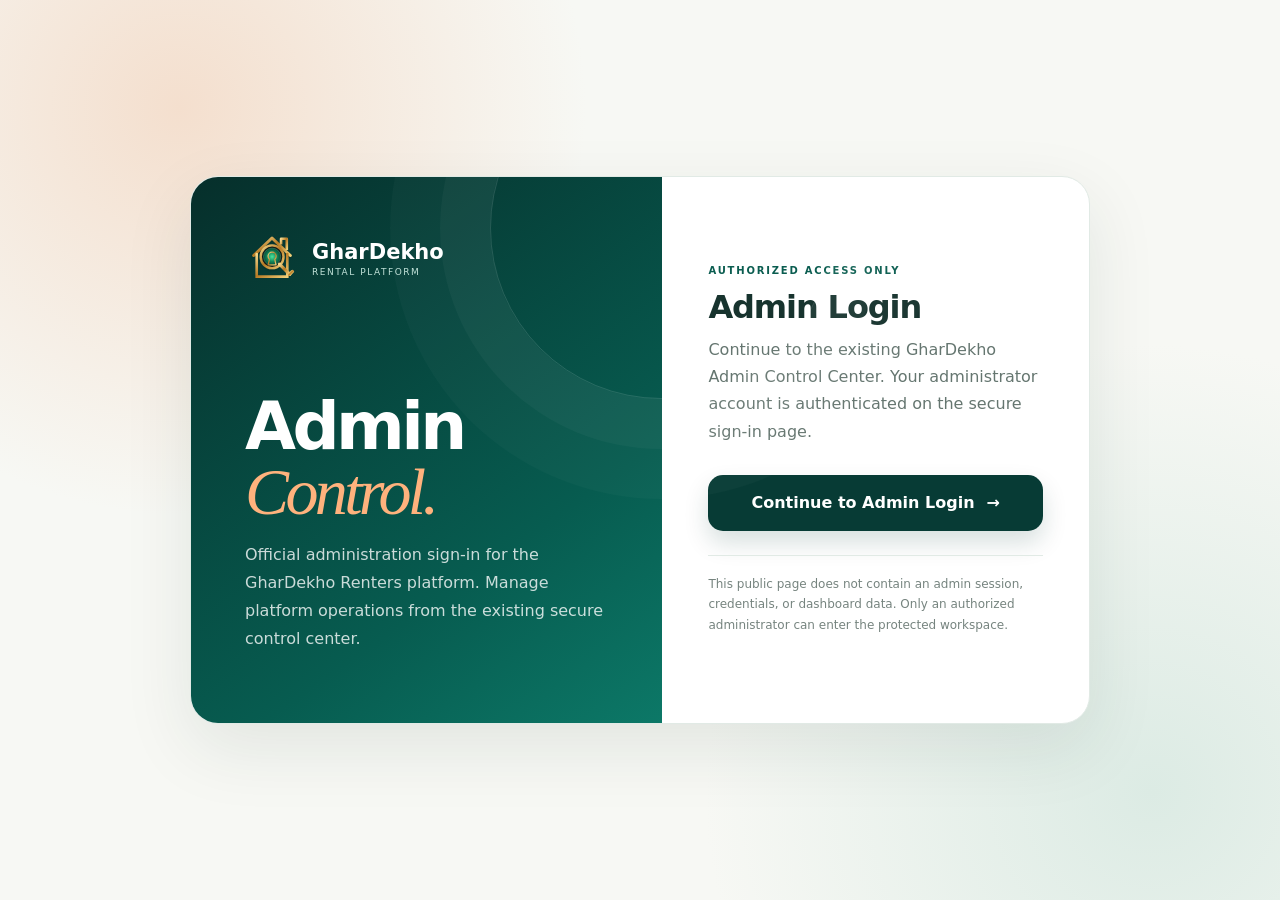
<file: admin-login.html>
<!doctype html>
<html lang="en">
<head>
  <meta charset="utf-8">
  <meta name="viewport" content="width=device-width,initial-scale=1">
  <title>GharDekho Renters Admin Login</title>
  <meta name="description" content="Official GharDekho Renters administration sign-in. Access the secure Admin Control Center using your authorized administrator account.">
  <meta name="robots" content="index,follow">
  <link rel="canonical" href="https://ghardekhorenters.com/admin-login">
  <link rel="icon" href="/assets/gdr-mark.svg" type="image/svg+xml">
  <meta name="theme-color" content="#0b5d50">
  <meta property="og:type" content="website">
  <meta property="og:site_name" content="GharDekho Renters">
  <meta property="og:title" content="GharDekho Renters Admin Login">
  <meta property="og:description" content="Official sign-in entry for the secure GharDekho Renters Admin Control Center.">
  <meta property="og:url" content="https://ghardekhorenters.com/admin-login">
  <style>
    :root{color-scheme:light;--green:#0b5d50;--deep:#073b35;--ink:#17332e;--muted:#657670;--line:#e1eae5;--cream:#f7f8f4}
    *{box-sizing:border-box}
    body{margin:0;min-height:100vh;display:grid;place-items:center;padding:28px;background:radial-gradient(circle at 14% 12%,#f4dfce 0,transparent 30%),radial-gradient(circle at 90% 88%,#dcebe4 0,transparent 32%),var(--cream);font-family:Inter,ui-sans-serif,system-ui,-apple-system,"Segoe UI",sans-serif;color:var(--ink)}
    main{width:min(900px,100%);display:grid;grid-template-columns:1.05fr .95fr;background:#fff;border:1px solid var(--line);border-radius:28px;overflow:hidden;box-shadow:0 24px 70px #17332e18}
    .brand{padding:54px;color:#fff;background:linear-gradient(145deg,#062f2b,#075c50 68%,#0c7867);position:relative;isolation:isolate}
    .brand:after{content:"";position:absolute;z-index:-1;width:340px;height:340px;border:1px solid #ffffff22;border-radius:50%;right:-170px;top:-120px;box-shadow:0 0 0 50px #ffffff08,0 0 0 100px #ffffff06}
    .logo{display:flex;align-items:center;gap:13px}.logo img{width:54px;height:54px}.logo strong{display:block;font-size:21px}.logo small{display:block;margin-top:3px;letter-spacing:.17em;font-size:9px;color:#c2e2d9}
    h1{margin:110px 0 16px;font-size:clamp(42px,6vw,66px);line-height:.98;letter-spacing:-.055em}h1 em{font-family:Georgia,serif;color:#ffb27d;font-weight:500}
    .brand p{max-width:390px;line-height:1.75;color:#ffffffc9}
    .content{padding:54px 46px;display:flex;flex-direction:column;justify-content:center}
    .eyebrow{font-size:10px;font-weight:900;letter-spacing:.18em;color:var(--green)}
    h2{margin:12px 0 10px;font-size:32px;letter-spacing:-.035em}
    .content p{margin:0;color:var(--muted);line-height:1.7}
    a.action{display:flex;align-items:center;justify-content:center;gap:12px;min-height:56px;margin-top:30px;padding:0 20px;border-radius:15px;background:var(--deep);color:#fff;text-decoration:none;font-weight:800;box-shadow:0 12px 25px #073b3528;transition:transform .18s ease,background .18s ease}
    a.action:hover{background:var(--green);transform:translateY(-1px)}a.action:focus-visible{outline:3px solid #e6a16b;outline-offset:3px}
    .note{margin-top:24px;padding-top:18px;border-top:1px solid var(--line);font-size:12px;color:#76847f;line-height:1.7}
    @media(max-width:700px){body{padding:14px}main{grid-template-columns:1fr;border-radius:22px}.brand{padding:30px}.brand h1{margin:48px 0 12px;font-size:48px}.content{padding:36px 26px}h2{font-size:28px}}
    @media(prefers-reduced-motion:reduce){a.action{transition:none}}
  </style>
</head>
<body>
  <main>
    <section class="brand" aria-label="GharDekho brand">
      <div class="logo"><img src="/assets/gdr-mark.svg" alt="GharDekho logo"><span><strong>GharDekho</strong><small>RENTAL PLATFORM</small></span></div>
      <h1>Admin<br><em>Control.</em></h1>
      <p>Official administration sign-in for the GharDekho Renters platform. Manage platform operations from the existing secure control center.</p>
    </section>
    <section class="content">
      <span class="eyebrow">AUTHORIZED ACCESS ONLY</span>
      <h2>Admin Login</h2>
      <p>Continue to the existing GharDekho Admin Control Center. Your administrator account is authenticated on the secure sign-in page.</p>
      <a class="action" href="/admin/">Continue to Admin Login <span aria-hidden="true">→</span></a>
      <div class="note">This public page does not contain an admin session, credentials, or dashboard data. Only an authorized administrator can enter the protected workspace.</div>
    </section>
  </main>
</body>
</html>
</file>
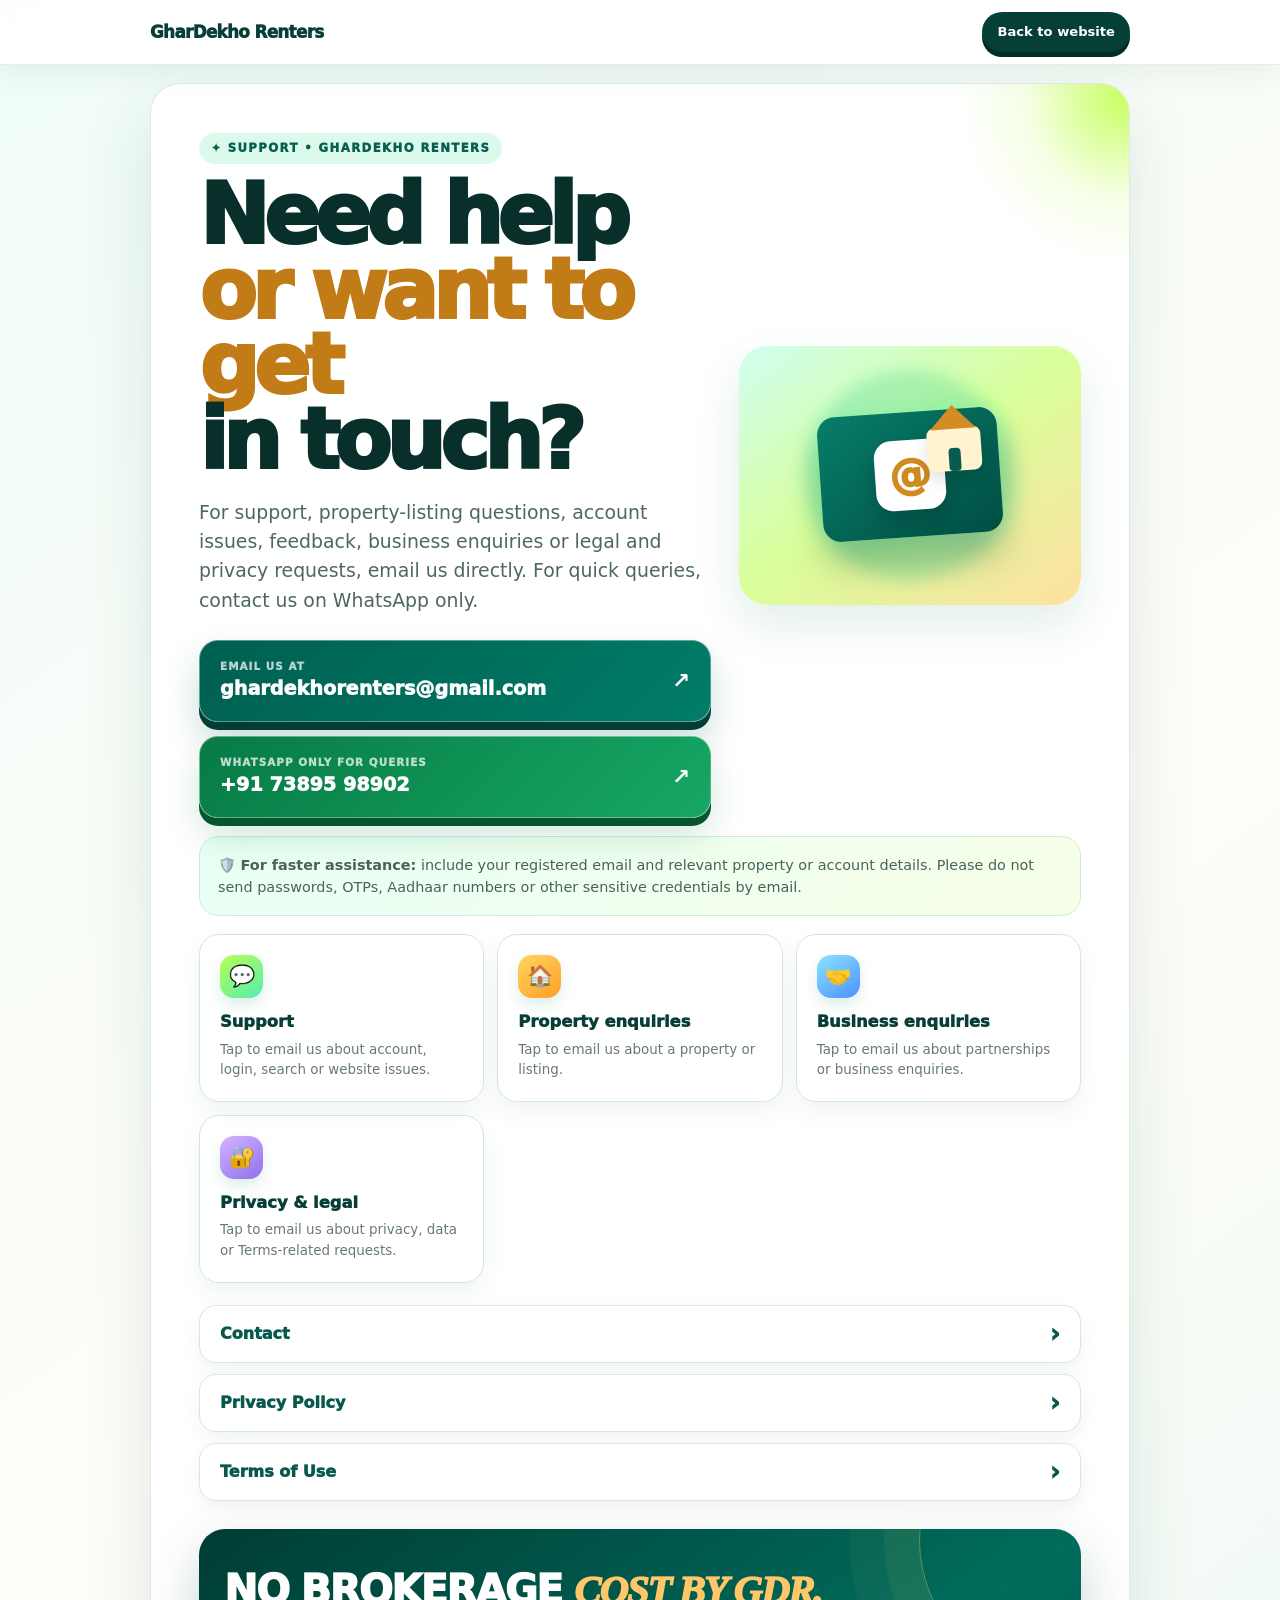
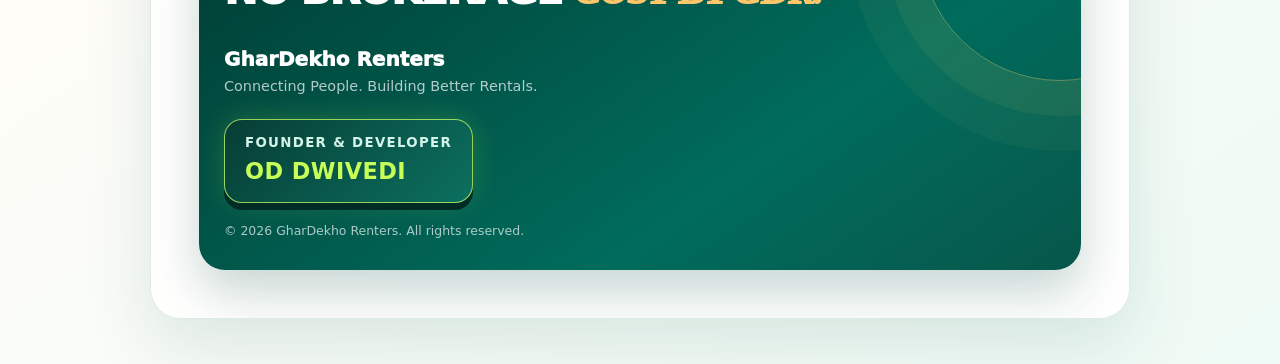
<file: contact.html>
<!DOCTYPE html>
<html lang="en">
<head>
<meta charset="UTF-8">
<meta name="viewport" content="width=device-width, initial-scale=1.0">
<title>Contact GharDekho Renters | Support & Enquiries</title>
<meta name="description" content="Contact GharDekho Renters for support, property listing questions, account issues, feedback, business enquiries and privacy requests.">
<link rel="canonical" href="https://ghardekhorenters.com/contact.html">
<style>
*{box-sizing:border-box}
:root{--ink:#092f2a;--green:#006c5d;--mint:#dffbef;--lime:#bfff45;--gold:#f3ad45;--line:#cfe8df}
html{scroll-behavior:smooth}
body{margin:0;background:linear-gradient(145deg,#effcf7,#fffdf8 55%,#eefaf5);color:var(--ink);font-family:Inter,system-ui,-apple-system,"Segoe UI",sans-serif;line-height:1.55}
a{text-decoration:none;color:inherit}
header{position:sticky;top:0;z-index:20;background:rgba(255,255,255,.88);backdrop-filter:blur(18px);border-bottom:1px solid rgba(8,78,68,.10);padding:12px max(18px,calc((100% - 980px)/2));display:flex;justify-content:space-between;align-items:center;gap:12px;box-shadow:0 8px 28px rgba(9,70,60,.07)}
.logo{font-weight:1000;color:#073f37;letter-spacing:-.04em;font-size:1.05rem}.back{background:#063f37;color:#fff;padding:10px 15px;border-radius:999px;font-weight:900;font-size:.82rem;box-shadow:0 5px 0 #022c27}
main{width:min(980px,calc(100% - 24px));margin:18px auto 45px}
.card{position:relative;overflow:hidden;background:rgba(255,255,255,.88);border:1px solid rgba(8,93,78,.13);border-radius:30px;padding:clamp(22px,5vw,48px);box-shadow:0 25px 70px rgba(10,77,66,.12)}
.card:before{content:"";position:absolute;width:330px;height:330px;border-radius:50%;right:-160px;top:-150px;background:radial-gradient(circle,#c9ff65 0,rgba(201,255,101,.16) 42%,transparent 70%);pointer-events:none}
.hero{position:relative;display:grid;grid-template-columns:1.2fr .8fr;gap:28px;align-items:center}
.kicker{display:inline-flex;padding:7px 12px;border-radius:999px;background:#dcfaec;color:#075e51;font-size:.73rem;font-weight:1000;letter-spacing:.12em;box-shadow:inset 0 1px 0 #fff}
h1{margin:15px 0 12px;font-size:clamp(2.6rem,7vw,5.2rem);line-height:.9;letter-spacing:-.065em;font-weight:1000}
h1 span:nth-child(1){color:#082f2a}h1 span:nth-child(2){color:#008a72}h1 span:nth-child(3){color:#c17b17}
.lead{font-size:clamp(1rem,2vw,1.18rem);color:#4f6762;max-width:650px}
.hero-art{min-height:260px;border-radius:28px;background:linear-gradient(145deg,#cffff0,#d9ff9b 48%,#ffe0a0);position:relative;display:grid;place-items:center;overflow:hidden;box-shadow:inset 0 1px 0 #fff,0 20px 45px rgba(19,112,91,.12)}
.hero-art:before{content:"";position:absolute;width:210px;height:210px;border-radius:50%;background:rgba(0,189,139,.22);filter:blur(8px)}
.envelope{position:relative;width:180px;height:125px;background:linear-gradient(145deg,#087d6a,#004e43);border-radius:18px;transform:rotate(-4deg);box-shadow:0 25px 35px rgba(0,62,54,.25),0 0 25px rgba(113,255,184,.35)}
.envelope:before{content:"@";position:absolute;left:50%;top:50%;transform:translate(-50%,-50%);width:70px;height:70px;border-radius:17px;background:#fff;display:grid;place-items:center;color:#d18a20;font-size:42px;font-weight:1000;box-shadow:0 10px 20px rgba(0,0,0,.16)}
.house{position:absolute;right:17px;top:18px;width:54px;height:44px;background:#fff4cf;border-radius:8px;box-shadow:0 8px 16px rgba(0,0,0,.13)}.house:before{content:"";position:absolute;left:4px;top:-22px;border-left:23px solid transparent;border-right:23px solid transparent;border-bottom:24px solid #d58c24}.house:after{content:"";position:absolute;left:21px;bottom:0;width:12px;height:23px;background:#075b50;border-radius:4px}
.email{position:relative;margin-top:25px;display:flex;align-items:center;justify-content:space-between;gap:12px;padding:17px 20px;border-radius:19px;background:linear-gradient(135deg,#005f51,#007d69);color:#fff;font-size:clamp(.95rem,3vw,1.2rem);font-weight:1000;box-shadow:0 8px 0 #043d35,0 18px 34px rgba(0,102,85,.22);border:1px solid rgba(255,255,255,.35)}
.email small{display:block;font-size:.65rem;opacity:.72;letter-spacing:.1em}.copy{font-size:1.35rem}
.email.whatsapp{margin-top:14px;background:linear-gradient(135deg,#087a45,#16a765);box-shadow:0 8px 0 #07552f,0 18px 34px rgba(0,120,70,.18)}.notice{margin-top:18px;padding:17px 18px;border-radius:19px;background:linear-gradient(135deg,#e9fff5,#f7ffe8);border:1px solid #cceadf;color:#49635d;font-size:.9rem}
.grid{display:grid;grid-template-columns:repeat(3,1fr);gap:13px;margin-top:18px}
.item{display:block;min-height:132px;padding:20px;color:inherit;text-align:left;cursor:pointer;border:1px solid var(--line);border-radius:20px;background:rgba(255,255,255,.8);box-shadow:0 10px 25px rgba(19,74,65,.06);transition:transform .18s ease,box-shadow .18s ease}
.item:hover,.item:focus-visible{transform:translateY(-4px);box-shadow:0 17px 35px rgba(19,74,65,.11);outline:3px solid rgba(0,138,114,.22);outline-offset:3px}
.icon{width:43px;height:43px;border-radius:14px;display:grid;place-items:center;font-size:21px;background:linear-gradient(145deg,#baff54,#54edaf);box-shadow:0 7px 14px rgba(24,151,116,.15);margin-bottom:11px}
.item:nth-child(2) .icon{background:linear-gradient(145deg,#ffd65e,#ff9e28)}.item:nth-child(3) .icon{background:linear-gradient(145deg,#8ce5ff,#4c8fff)}.item:nth-child(4) .icon{background:linear-gradient(145deg,#d5b4ff,#8f70ed)}
.item h2{font-size:1.02rem;margin:0 0 5px;color:#073f37;font-weight:1000}.item p{margin:0;color:#687a76;font-size:.84rem}
.quick{display:grid;gap:11px;margin-top:22px}.quick a{min-height:58px;display:flex;align-items:center;justify-content:space-between;padding:0 20px;border-radius:17px;background:#fff;border:1px solid #d5e8e2;color:#07594e;font-weight:1000;box-shadow:0 7px 18px rgba(16,75,65,.06);transition:.18s}.quick a:hover{transform:translateY(-2px);box-shadow:0 13px 25px rgba(16,75,65,.1)}.arrow{font-size:1.5rem}
footer{margin-top:28px;border-radius:26px;padding:30px 25px;background:linear-gradient(145deg,#003d34,#006c5c 65%,#07564b);color:#fff;position:relative;overflow:hidden;box-shadow:0 22px 50px rgba(0,70,59,.22)}
footer:before{content:"";position:absolute;width:280px;height:280px;border-radius:50%;right:-120px;top:-130px;border:1px solid rgba(255,216,108,.38);box-shadow:0 0 0 35px rgba(255,216,108,.06),0 0 0 70px rgba(255,216,108,.04)}
.no-broker{font-size:clamp(1.5rem,5vw,2.5rem);font-weight:1000;letter-spacing:-.04em}.no-broker em{color:#ffc76a;font-family:Georgia,serif}
.footer-brand{margin-top:22px;font-size:1.25rem;font-weight:1000}.footer-sub{color:rgba(255,255,255,.7);font-size:.9rem}.founder{margin-top:22px;display:inline-flex;flex-direction:column;padding:13px 20px;border-radius:18px;background:linear-gradient(135deg,#073d35,#0b705f);border:1px solid rgba(197,255,99,.75);box-shadow:0 7px 0 #012c26,0 0 28px rgba(191,255,69,.18)}.founder small{color:#d5f4e9;font-weight:800;letter-spacing:.1em}.founder strong{font-size:1.4rem;color:#c8ff57;letter-spacing:.02em}.footer-bottom{margin-top:18px;color:rgba(255,255,255,.68);font-size:.78rem}
@media(max-width:700px){header{padding:10px 12px}.back{padding:9px 12px}.hero{grid-template-columns:1fr;gap:16px}.hero-art{min-height:205px}.grid{grid-template-columns:1fr 1fr}.item{min-height:120px;padding:16px}.item:nth-child(3){grid-column:1/-1}.card{border-radius:24px;padding:20px}.email{font-size:.9rem}.copy{font-size:1.1rem}}
@media(max-width:430px){h1{font-size:clamp(2.65rem,14vw,4rem)}.grid{grid-template-columns:1fr}.item:nth-child(3){grid-column:auto}.item{min-height:auto}.hero-art{min-height:185px}.envelope{transform:scale(.86) rotate(-4deg)}footer{padding:25px 19px}}
@media(prefers-reduced-motion:reduce){*{scroll-behavior:auto!important;transition:none!important}}
</style>
</head>
<body>
<header><a class="logo" href="mailto:ghardekhorenters@gmail.com?subject=GharDekho%20Renters%20Enquiry" aria-label="Email GharDekho Renters">GharDekho Renters</a><a class="back" href="/">Back to website</a></header>
<main><article class="card">
<section class="hero">
<div>
<span class="kicker">✦ SUPPORT • GHARDEKHO RENTERS</span>
<h1><span>Need help</span><br><span>or want to get</span><br><span>in touch?</span></h1>
<p class="lead">For support, property-listing questions, account issues, feedback, business enquiries or legal and privacy requests, email us directly. For quick queries, contact us on WhatsApp only.</p>
<a class="email" href="mailto:ghardekhorenters@gmail.com?subject=GharDekho%20Renters%20Enquiry&amp;body=Hello%20GharDekho%20Renters%2C%0A%0AI%20need%20help%20with%3A%20" aria-label="Email GharDekho Renters at ghardekhorenters@gmail.com"><span><small>EMAIL US AT</small>ghardekhorenters@gmail.com</span><b class="copy">↗</b></a>
<a class="email whatsapp" href="https://wa.me/917389598902?text=Hello%20GharDekho%20Renters%2C%20I%20have%20a%20query." target="_blank" rel="noopener" aria-label="WhatsApp GharDekho Renters at plus 91 73895 98902"><span><small>WHATSAPP ONLY FOR QUERIES</small>+91 73895 98902</span><b class="copy">↗</b></a>
</div>
<div class="hero-art" aria-hidden="true"><div class="envelope"><div class="house"></div></div></div>
</section>
<div class="notice">🛡️ <strong>For faster assistance:</strong> include your registered email and relevant property or account details. Please do not send passwords, OTPs, Aadhaar numbers or other sensitive credentials by email.</div>
<div class="grid">
<a class="item" href="mailto:ghardekhorenters@gmail.com?subject=GharDekho%20Support%20Request&amp;body=Hello%20GharDekho%20Renters%2C%0A%0AI%20need%20help%20with%3A%0A"><div class="icon">💬</div><h2>Support</h2><p>Tap to email us about account, login, search or website issues.</p></a>
<a class="item" href="mailto:ghardekhorenters@gmail.com?subject=Property%20Enquiry%20-%20GharDekho%20Renters&amp;body=Hello%20GharDekho%20Renters%2C%0A%0AProperty%20or%20listing%20details%3A%0A"><div class="icon">🏠</div><h2>Property enquiries</h2><p>Tap to email us about a property or listing.</p></a>
<a class="item" href="mailto:ghardekhorenters@gmail.com?subject=Business%20%26%20Partnership%20Enquiry%20-%20GharDekho&amp;body=Hello%20GharDekho%20Renters%2C%0A%0AMy%20business%20enquiry%3A%0A"><div class="icon">🤝</div><h2>Business enquiries</h2><p>Tap to email us about partnerships or business enquiries.</p></a>
<a class="item" href="mailto:ghardekhorenters@gmail.com?subject=Privacy%20%26%20Legal%20Enquiry%20-%20GharDekho&amp;body=Hello%20GharDekho%20Renters%2C%0A%0AMy%20privacy%20or%20legal%20request%3A%0A"><div class="icon">🔐</div><h2>Privacy &amp; legal</h2><p>Tap to email us about privacy, data or Terms-related requests.</p></a>
</div>
<nav class="quick" aria-label="Quick links">
<a href="/contact.html"><span>Contact</span><span class="arrow">›</span></a>
<a href="/privacy.html"><span>Privacy Policy</span><span class="arrow">›</span></a>
<a href="/terms.html"><span>Terms of Use</span><span class="arrow">›</span></a>
</nav>
<footer>
<div class="no-broker">NO BROKERAGE <em>COST BY GDR.</em></div>
<a class="footer-brand" href="mailto:ghardekhorenters@gmail.com?subject=GharDekho%20Renters%20Enquiry" style="display:inline-block;color:#fff">GharDekho Renters</a>
<div class="footer-sub">Connecting People. Building Better Rentals.</div>
<div class="founder"><small>FOUNDER &amp; DEVELOPER</small><strong>OD DWIVEDI</strong></div>
<div class="footer-bottom">© 2026 GharDekho Renters. All rights reserved.</div>
</footer>
</article></main>
</body>
</html>
</file>
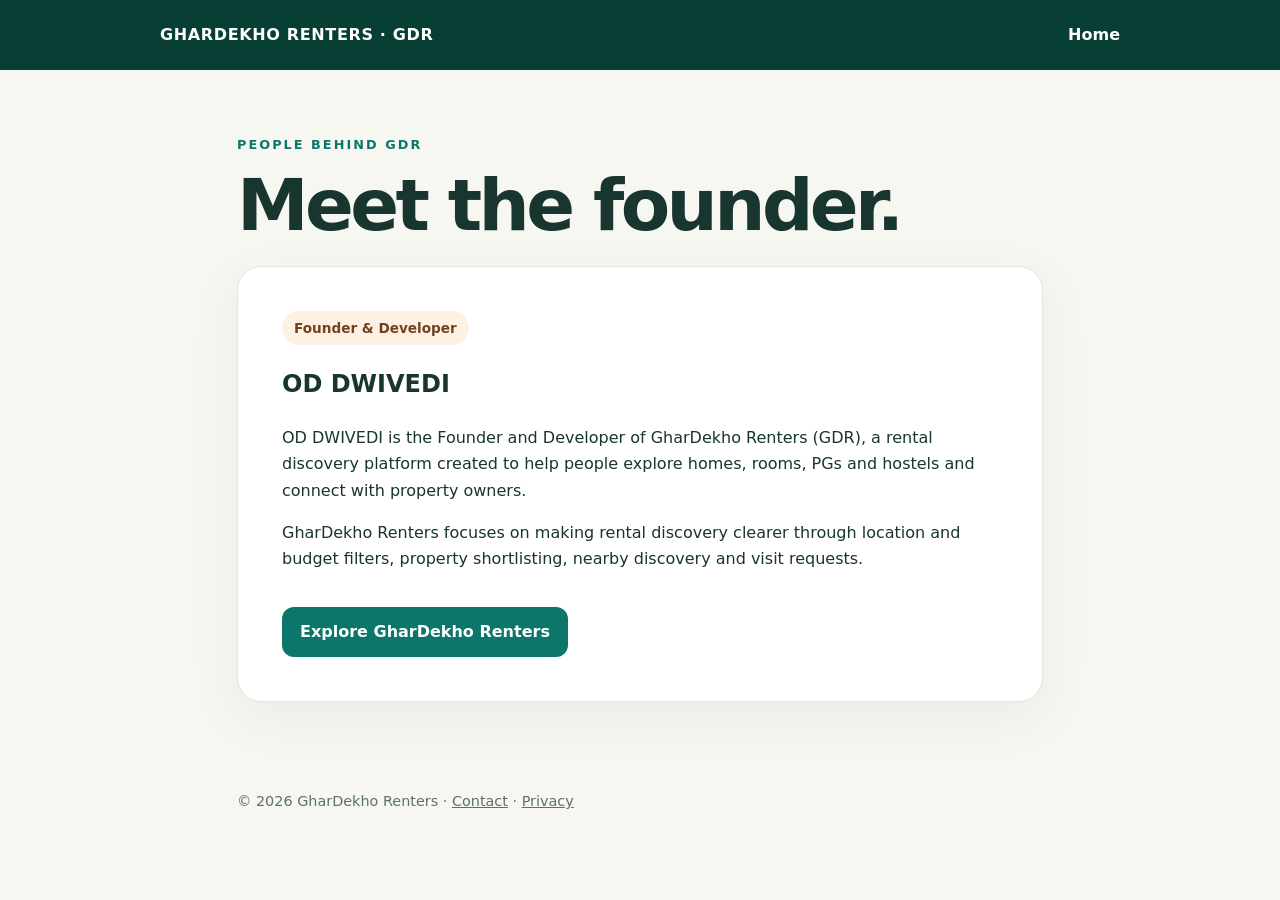
<file: founder.html>
<!doctype html>
<html lang="en">
<head>
  <meta charset="utf-8">
  <meta name="viewport" content="width=device-width, initial-scale=1">
  <title>Founder & Developer — OD DWIVEDI | GharDekho Renters</title>
  <meta name="description" content="Meet OD DWIVEDI, Founder and Developer of GharDekho Renters (GDR), a rental discovery platform helping people explore homes, rooms, PGs and hostels.">
  <link rel="canonical" href="https://ghardekhorenters.com/founder">
  <meta name="robots" content="index,follow">
  <meta property="og:type" content="profile">
  <meta property="og:title" content="OD DWIVEDI — Founder & Developer of GharDekho Renters">
  <meta property="og:description" content="Founder and Developer of GharDekho Renters (GDR).">
  <meta property="og:url" content="https://ghardekhorenters.com/founder">
  <script type="application/ld+json">
  {
    "@context": "https://schema.org",
    "@graph": [
      {
        "@type": "Organization",
        "@id": "https://ghardekhorenters.com/#organization",
        "name": "GharDekho Renters",
        "alternateName": "GDR",
        "url": "https://ghardekhorenters.com/",
        "email": "ghardekhorenters@gmail.com",
        "description": "A rental discovery platform for homes, rooms, PGs and hostels."
      },
      {
        "@type": "Person",
        "@id": "https://ghardekhorenters.com/founder#person",
        "name": "OD DWIVEDI",
        "jobTitle": "Founder and Developer",
        "url": "https://ghardekhorenters.com/founder",
        "worksFor": { "@id": "https://ghardekhorenters.com/#organization" },
        "founder": { "@id": "https://ghardekhorenters.com/#organization" }
      },
      {
        "@type": "WebPage",
        "@id": "https://ghardekhorenters.com/founder#webpage",
        "url": "https://ghardekhorenters.com/founder",
        "name": "Founder & Developer — OD DWIVEDI",
        "about": { "@id": "https://ghardekhorenters.com/founder#person" },
        "isPartOf": { "@id": "https://ghardekhorenters.com/#organization" }
      }
    ]
  }
  </script>
  <style>
    :root{color-scheme:light;--green:#073f34;--teal:#0c766b;--orange:#f4a66a;--ink:#18352f;--paper:#f7f7f1}
    *{box-sizing:border-box}body{margin:0;background:var(--paper);color:var(--ink);font:16px/1.65 system-ui,-apple-system,Segoe UI,sans-serif}
    header{background:var(--green);color:white;padding:22px max(22px,calc((100% - 960px)/2));display:flex;align-items:center;justify-content:space-between;gap:16px}
    a{color:inherit}header a{text-decoration:none;font-weight:700}.brand{letter-spacing:.04em}
    main{max-width:850px;margin:64px auto;padding:0 22px}.eyebrow{color:var(--teal);font-size:.8rem;font-weight:800;letter-spacing:.16em;text-transform:uppercase}
    h1{font-size:clamp(2.3rem,7vw,4.5rem);line-height:1.05;letter-spacing:-.05em;margin:12px 0 22px}
    .panel{background:white;border:1px solid #dce8e2;border-radius:24px;padding:clamp(24px,5vw,44px);box-shadow:0 16px 50px #073f3410}
    .tag{display:inline-block;background:#fff0e4;color:#70421f;padding:6px 12px;border-radius:999px;font-size:.85rem;font-weight:700}
    footer{max-width:850px;margin:0 auto;padding:24px 22px 48px;color:#5b716a;font-size:.9rem}
    .cta{display:inline-block;margin-top:18px;padding:12px 18px;background:var(--teal);color:white;border-radius:12px;text-decoration:none;font-weight:750}
  </style>
</head>
<body>
  <header><a class="brand" href="/">GHARDEKHO RENTERS · GDR</a><a href="/">Home</a></header>
  <main>
    <p class="eyebrow">People behind GDR</p>
    <h1>Meet the founder.</h1>
    <section class="panel">
      <span class="tag">Founder &amp; Developer</span>
      <h2>OD DWIVEDI</h2>
      <p>OD DWIVEDI is the Founder and Developer of GharDekho Renters (GDR), a rental discovery platform created to help people explore homes, rooms, PGs and hostels and connect with property owners.</p>
      <p>GharDekho Renters focuses on making rental discovery clearer through location and budget filters, property shortlisting, nearby discovery and visit requests.</p>
      <a class="cta" href="/">Explore GharDekho Renters</a>
    </section>
  </main>
  <footer>© 2026 GharDekho Renters · <a href="/contact">Contact</a> · <a href="/privacy">Privacy</a></footer>
</body>
</html>
</file>
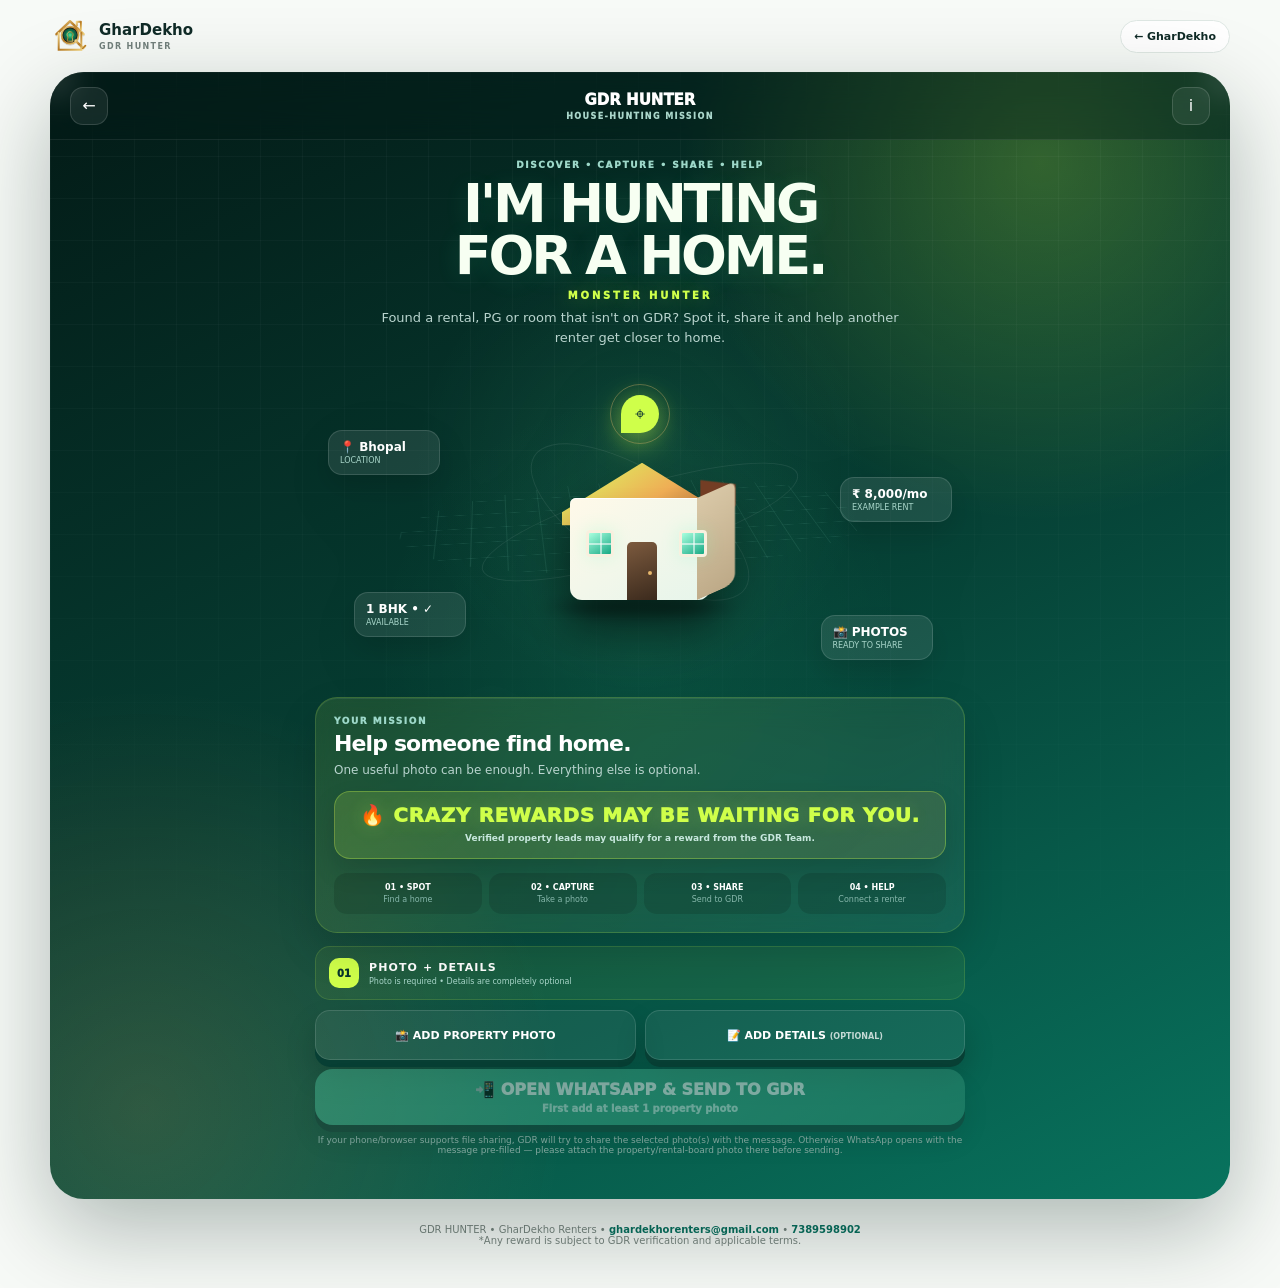
<file: gdr-hunter.html>
<!DOCTYPE html>
<html lang="en">
<head>
<meta charset="UTF-8">
<meta name="viewport" content="width=device-width,initial-scale=1,viewport-fit=cover">
<meta name="theme-color" content="#06251f">
<meta name="description" content="GDR Hunter — spot a rental home, share it and help someone find their home.">
<title>GDR Hunter | GharDekho Renters</title>
<link rel="icon" type="image/svg+xml" href="/assets/gdr-mark.svg">
<style>
:root{--deep:#06251f;--deep2:#0a5144;--green:#0a9b72;--mint:#9dd8c9;--gold:#e7b86d;--ink:#102b27;--line:rgba(255,255,255,.12)}
*{box-sizing:border-box}html{scroll-behavior:smooth;background:#f7faf7}body{margin:0;font-family:Inter,ui-sans-serif,system-ui,-apple-system,"Segoe UI",sans-serif;color:#fff;background:#f7faf7;overflow-x:hidden}button,input,select,textarea{font:inherit}.page{width:min(1180px,calc(100% - 28px));margin:auto}.top{height:72px;display:flex;align-items:center;justify-content:space-between}.brand{display:flex;align-items:center;gap:9px;color:var(--ink);text-decoration:none}.brand img{width:40px;height:40px}.brand b{display:block;font-size:15px}.brand small{display:block;margin-top:3px;color:#72807c;font-size:8px;letter-spacing:.17em;font-weight:900}.back{padding:9px 13px;border:1px solid #dfe8e4;border-radius:999px;background:#fff;color:var(--ink);font-size:11px;font-weight:900;text-decoration:none}
.hunter{min-height:calc(100dvh - 72px);position:relative;overflow:hidden;border-radius:34px;background:linear-gradient(155deg,var(--deep),#07382f 50%,#0a5447);box-shadow:0 25px 75px rgba(5,38,31,.14);isolation:isolate}.hunter:before{content:"";position:absolute;inset:0;background:radial-gradient(circle at 82% 8%,rgba(108,235,194,.17),transparent 28%),radial-gradient(circle at 8% 92%,rgba(231,184,109,.12),transparent 25%);z-index:-1}.hunter:after{content:"";position:absolute;inset:0;background-image:linear-gradient(rgba(255,255,255,.035) 1px,transparent 1px),linear-gradient(90deg,rgba(255,255,255,.035) 1px,transparent 1px);background-size:42px 42px;mask-image:linear-gradient(#000,transparent 88%);z-index:-1}.appbar{height:68px;display:flex;align-items:center;justify-content:space-between;padding:0 20px;background:rgba(4,28,23,.35);border-bottom:1px solid rgba(255,255,255,.08);backdrop-filter:blur(16px);position:relative;z-index:20}.iconbtn{width:38px;height:38px;border:1px solid rgba(255,255,255,.14);border-radius:13px;background:rgba(255,255,255,.07);color:#fff;display:grid;place-items:center;cursor:pointer}.title{font-size:15px;font-weight:950;text-align:center}.title small{display:block;color:#a9d6ca;font-size:8px;letter-spacing:.18em;margin-top:3px}.screen{padding:20px 22px 34px;position:relative;z-index:5;min-height:calc(100dvh - 140px)}.eyebrow{text-align:center;color:var(--mint);font-size:9px;letter-spacing:.18em;font-weight:950}.hero{text-align:center;margin-top:7px}.hero h1{font-size:clamp(30px,5vw,54px);line-height:.96;letter-spacing:-.06em;margin:8px 0}.hero p{max-width:520px;margin:0 auto;color:#b9d4ce;font-size:13px;line-height:1.5}.stage{height:350px;max-width:650px;margin:auto;position:relative;display:grid;place-items:center;perspective:1000px;touch-action:pan-y}.grid{position:absolute;width:470px;height:220px;border-radius:50%;transform:rotateX(66deg) rotateZ(-8deg);background-image:linear-gradient(rgba(137,225,199,.1) 1px,transparent 1px),linear-gradient(90deg,rgba(137,225,199,.1) 1px,transparent 1px);background-size:34px 34px;animation:map 18s ease-in-out infinite}.road{position:absolute;width:330px;height:72px;border:1px solid rgba(255,255,255,.08);border-radius:50%;transform:rotate(-17deg)}.road.r2{width:250px;height:100px;transform:rotate(32deg)}.house{position:relative;width:190px;height:155px;transform-style:preserve-3d;z-index:4;animation:float 6.5s ease-in-out infinite;transition:transform .18s ease-out}.shadow{position:absolute;left:14px;right:14px;bottom:-30px;height:45px;background:rgba(0,0,0,.32);filter:blur(16px);border-radius:50%;transform:rotateX(68deg);animation:shadow 6.5s ease-in-out infinite}.front{position:absolute;left:25px;bottom:0;width:140px;height:102px;background:linear-gradient(145deg,#f7f0df,#fffaf0);border-radius:6px 6px 12px 12px;transform:translateZ(35px);box-shadow:0 20px 30px rgba(0,0,0,.18)}.side{position:absolute;right:0;bottom:0;width:38px;height:102px;background:linear-gradient(160deg,#d9c8a7,#bda987);transform:skewY(-24deg) translateZ(8px);transform-origin:left bottom;border-radius:0 7px 10px 0}.roof{position:absolute;left:17px;top:18px;width:160px;height:80px;background:linear-gradient(145deg,#e0b66d,#9b6931);clip-path:polygon(50% 0,100% 62%,100% 78%,0 78%,0 62%);transform:translateZ(47px);filter:drop-shadow(0 10px 12px rgba(0,0,0,.22))}.roofside{position:absolute;right:-1px;top:27px;width:36px;height:63px;background:#7b4e27;clip-path:polygon(0 0,100% 32%,100% 65%,0 100%);transform:skewY(-24deg) translateZ(20px)}.door{position:absolute;left:82px;bottom:0;width:30px;height:58px;background:linear-gradient(160deg,#7c5a3e,#3b2a1d);border-radius:5px 5px 0 0;transform:translateZ(39px)}.door:after{content:"";position:absolute;right:5px;top:29px;width:4px;height:4px;background:var(--gold);border-radius:50%}.win{position:absolute;width:28px;height:27px;background:linear-gradient(145deg,#a9e2d5,#2e8374);border:3px solid #f8f0df;border-radius:4px;bottom:43px;transform:translateZ(40px)}.win.w1{left:41px}.win.w2{right:28px}.win:after{content:"";position:absolute;left:50%;top:0;bottom:0;border-left:2px solid rgba(255,255,255,.55)}.win:before{content:"";position:absolute;left:0;right:0;top:50%;border-top:2px solid rgba(255,255,255,.55)}.pin{position:absolute;top:48px;left:50%;transform:translateX(-50%);width:38px;height:38px;border-radius:50% 50% 50% 0;background:var(--gold);color:#153c34;display:grid;place-items:center;font-size:18px;z-index:8;box-shadow:0 8px 24px rgba(231,184,109,.34);animation:pin 2.6s ease-in-out infinite}.pin:after{content:"";position:absolute;width:58px;height:58px;border:1px solid rgba(231,184,109,.35);border-radius:50%;animation:ring 2.6s ease-out infinite}.hud{position:absolute;inset:0;pointer-events:none}.card{position:absolute;min-width:112px;padding:9px 11px;border-radius:14px;background:rgba(255,255,255,.09);border:1px solid rgba(255,255,255,.13);backdrop-filter:blur(13px);box-shadow:0 12px 30px rgba(0,0,0,.13);animation:card 5.4s ease-in-out infinite}.card b{display:block;font-size:12px}.card span{display:block;color:#a9d6ca;font-size:8px;margin-top:2px}.c1{left:2%;top:83px}.c2{right:2%;top:130px;animation-delay:-1.8s}.c3{left:6%;bottom:60px;animation-delay:-3s}.c4{right:5%;bottom:37px;animation-delay:-.7s}.mission,.actions{max-width:650px;margin:0 auto}.missionbox{padding:18px;border-radius:22px;background:rgba(255,255,255,.07);border:1px solid rgba(255,255,255,.11);backdrop-filter:blur(14px)}.missionbox .label{font-size:9px;letter-spacing:.17em;color:var(--mint);font-weight:950}.missionbox h2{font-size:22px;letter-spacing:-.04em;margin:5px 0}.missionbox p{margin:0;color:#b9d4ce;font-size:12px;line-height:1.5}.steps{display:grid;grid-template-columns:repeat(4,1fr);gap:7px;margin-top:13px}.step{padding:10px 6px;border-radius:13px;background:rgba(0,0,0,.13);text-align:center}.step b{display:block;font-size:8px}.step span{display:block;color:#87b8ac;font-size:8px;margin-top:3px}.actions{margin-top:13px}.wa{width:100%;min-height:56px;border:0;border-radius:18px;background:linear-gradient(135deg,#19c78e,#0a9b72);color:#fff;box-shadow:0 15px 35px rgba(4,160,113,.25);font-weight:950;cursor:pointer;position:relative;overflow:hidden}.wa:before{content:"";position:absolute;inset:-40%;background:linear-gradient(100deg,transparent 40%,rgba(255,255,255,.18),transparent 60%);transform:translateX(-100%);animation:shine 4.5s ease-in-out infinite}.wa>*{position:relative}.wa small{display:block;color:#c8f2e6;font-size:10px;margin-top:4px}.twobtn{display:grid;grid-template-columns:1fr 1fr;gap:9px;margin-top:9px}.secondary{min-height:48px;border:1px solid rgba(255,255,255,.13);background:rgba(255,255,255,.06);color:#fff;border-radius:15px;font-weight:850;font-size:11px;cursor:pointer}.note{text-align:center;color:#84aaa1;font-size:9px;margin:10px 0}.form{display:none;max-width:650px;margin:14px auto 0;padding:0;border-radius:26px;background:linear-gradient(145deg,#ffffff,#f4faf7);color:var(--ink);box-shadow:0 22px 55px rgba(0,0,0,.22),inset 0 1px 0 rgba(255,255,255,.95);overflow:visible;border:1px solid rgba(255,255,255,.72)}.form.show{display:block;animation:formIn .42s cubic-bezier(.2,.8,.2,1)}.formhead{display:flex;justify-content:space-between;align-items:center;padding:18px 18px 14px;background:linear-gradient(135deg,#fafffd,#edf8f4);border-bottom:1px solid #e3eee9}.formhead b{font-size:15px;letter-spacing:-.02em}.formhead:before{content:"01";display:grid;place-items:center;width:30px;height:30px;margin-right:auto;border-radius:10px;background:linear-gradient(135deg,#0a9b72,#08745e);color:#fff;font-size:10px;font-weight:950;box-shadow:0 7px 16px rgba(10,155,114,.22)}.close{border:0;background:#e9f1ee;width:34px;height:34px;border-radius:12px;cursor:pointer;color:#28544b;font-size:18px}.progress{display:flex;gap:5px;margin:0 18px 17px;padding-top:14px}.progress i{height:4px;flex:1;background:#dce9e4;border-radius:10px;transition:.3s}.progress i.on{background:linear-gradient(90deg,#0a9b72,#23c99a);box-shadow:0 0 10px rgba(10,155,114,.18)}.fstep{display:none;padding:0 18px 18px}.fstep.active{display:block;animation:stepIn .3s ease}.field{display:grid;gap:6px;margin-bottom:12px}.field label{font-size:9px;letter-spacing:.11em;font-weight:950;color:#61716c}.field input,.field textarea{width:100%;min-height:48px;padding:11px 13px;border:1px solid #d8e6e0;border-radius:14px;background:rgba(255,255,255,.92);color:var(--ink);outline:none;box-shadow:0 4px 14px rgba(18,61,51,.035);transition:.2s}.field input:focus,.field textarea:focus{border-color:#31b891;box-shadow:0 0 0 4px rgba(49,184,145,.10),0 8px 20px rgba(18,61,51,.06)}.field textarea{min-height:78px;resize:vertical}.typechoices{display:grid;grid-template-columns:repeat(2,1fr);gap:7px}.typechoice{min-height:46px;padding:10px 11px;border:1px solid #d8e6e0;border-radius:13px;background:#fff;color:#294b43;text-align:left;font-size:12px;font-weight:850;cursor:pointer;display:flex;align-items:center;gap:8px;box-shadow:0 4px 14px rgba(18,61,51,.035);transition:.18s}.typechoice span{font-size:16px}.typechoice.selected{border-color:#0a9b72;background:linear-gradient(135deg,#e6f8f1,#d8f1e8);color:#08745e;box-shadow:0 0 0 3px rgba(10,155,114,.09)}.typechoice.selected:after{content:"✓";margin-left:auto;width:20px;height:20px;border-radius:50%;display:grid;place-items:center;background:#0a9b72;color:#fff;font-size:11px}.typechoice:active{transform:scale(.985)}.selectnative{display:none}.factions{display:flex;gap:8px}.fbtn{flex:1;min-height:46px;border-radius:13px;border:1px solid #d7e4df;background:#fff;color:var(--ink);font-weight:850;cursor:pointer}.fbtn.primary{background:var(--green);border-color:var(--green);color:#fff}.photos{padding:12px;border:1px dashed #bfd5ce;border-radius:15px;background:#f7fbf9}.photoactions{display:flex;gap:7px;margin-top:8px}.mini{flex:1;min-height:42px;border:1px solid #cbdcd6;border-radius:11px;background:#fff;color:#155148;font-weight:850;cursor:pointer}.previews{display:grid;grid-template-columns:repeat(4,1fr);gap:7px;margin-top:9px}.thumb{position:relative;aspect-ratio:1;border-radius:10px;overflow:hidden;background:#eaf2ef}.thumb img{width:100%;height:100%;object-fit:cover}.thumb button{position:absolute;right:3px;top:3px;width:24px;height:24px;border:0;border-radius:50%;background:rgba(0,0,0,.7);color:#fff}.success{display:none;position:absolute;inset:68px 0 0;z-index:30;background:linear-gradient(160deg,#05221d,#0a4b3f);padding:30px 20px;align-items:center;justify-content:center;text-align:center}.success.show{display:flex;animation:in .55s ease}.successin{max-width:470px}.check{width:86px;height:86px;margin:0 auto 18px;border-radius:50%;display:grid;place-items:center;background:rgba(49,210,155,.14);border:1px solid rgba(116,239,202,.32);font-size:42px;position:relative;animation:pop .7s cubic-bezier(.2,.9,.25,1.2)}.check:before{content:"";position:absolute;inset:-12px;border:1px solid rgba(116,239,202,.18);border-radius:50%;animation:ring 1.2s ease-out}.success h2{font-size:38px;letter-spacing:-.06em;margin:8px 0}.success p{color:#b8d6cf;line-height:1.6;font-size:13px}.reward{margin:18px 0;padding:14px;border-radius:17px;background:rgba(255,255,255,.07);border:1px solid rgba(255,255,255,.1);color:#d7e8e3;font-size:11px;line-height:1.55}.successactions{display:grid;gap:8px}.successactions button{min-height:48px;border-radius:14px;font-weight:900;cursor:pointer}.again{background:#18c48c;color:#fff;border:0}.home{background:rgba(255,255,255,.09);border:1px solid rgba(255,255,255,.12);color:#fff}.footer{padding:25px 0 42px;text-align:center;color:#78847f;font-size:10px}.footer a{color:#08705f;font-weight:850;text-decoration:none}
@keyframes formIn{from{opacity:0;transform:translateY(18px) scale(.985)}to{opacity:1;transform:none}}@keyframes stepIn{from{opacity:0;transform:translateX(12px)}to{opacity:1;transform:none}}@keyframes menuIn{from{opacity:0;transform:translateY(-5px) scale(.98)}to{opacity:1;transform:none}}@keyframes float{0%,100%{transform:translateY(0) rotateY(-4deg) rotateX(2deg)}50%{transform:translateY(-13px) rotateY(4deg) rotateX(-2deg)}}@keyframes shadow{0%,100%{transform:rotateX(68deg) scaleX(1);opacity:.5}50%{transform:rotateX(68deg) scaleX(.82);opacity:.28}}@keyframes pin{0%,100%{transform:translateX(-50%) translateY(0) scale(1)}50%{transform:translateX(-50%) translateY(-5px) scale(1.04)}}@keyframes ring{0%{transform:scale(.65);opacity:.8}100%{transform:scale(1.6);opacity:0}}@keyframes card{0%,100%{transform:translate3d(0,0,0)}50%{transform:translate3d(0,-7px,0)}}@keyframes map{0%,100%{transform:rotateX(66deg) rotateZ(-8deg) translate3d(0,0,0)}50%{transform:rotateX(66deg) rotateZ(-6deg) translate3d(12px,-4px,0)}}@keyframes shine{0%,55%{transform:translateX(-100%)}70%,100%{transform:translateX(100%)}}@keyframes in{from{opacity:0;transform:translateY(14px) scale(.98)}to{opacity:1;transform:none}}@keyframes pop{from{transform:scale(.35);opacity:0}to{transform:scale(1);opacity:1}}
@media(max-width:700px){.page{width:100%}.top{height:58px;padding:0 10px}.brand img{width:35px;height:35px}.brand b{font-size:13px}.back{padding:8px 10px;font-size:10px}.hunter{min-height:calc(100dvh - 58px);border-radius:0;box-shadow:none}.appbar{height:62px;padding:0 14px}.screen{padding:17px 14px 28px;min-height:calc(100dvh - 120px)}.hero h1{font-size:30px}.hero p{font-size:12px}.stage{height:300px}.grid{width:360px;height:175px;background-size:28px 28px}.house{transform:scale(.88)}.card{min-width:100px;padding:8px 9px}.card b{font-size:11px}.c1{left:0;top:64px}.c2{right:0;top:101px}.c3{left:1%;bottom:35px}.c4{right:0;bottom:20px}.missionbox{padding:15px}.missionbox h2{font-size:20px}.steps{gap:5px}.step{padding:9px 4px}.step b{font-size:8px}.step span{font-size:7px}.secondary{font-size:10px}.success{inset:62px 0 0;padding:30px 17px}.success h2{font-size:34px}}@media(max-width:700px){
.form{margin-top:12px;border-radius:22px;overflow:visible}
.formhead{padding:15px 14px 12px;gap:10px}
.formhead:before{width:28px;height:28px;border-radius:9px;flex:0 0 28px}
.formhead b{font-size:14px}
.progress{margin:0 14px 14px;padding-top:12px}
.fstep{padding:0 14px 15px}
.field{margin-bottom:11px}
.field label{font-size:8.5px}
.field input,.field textarea,.selecttrigger{min-height:50px;border-radius:14px}
.selecttrigger{padding:0 14px}
.selecttrigger strong{font-size:13px}


.factions{gap:8px}
.fbtn{min-height:48px}
.photos{padding:11px;border-radius:15px}
.photoactions{gap:6px}
.mini{min-height:44px;font-size:11px}
.previews{grid-template-columns:repeat(4,1fr);gap:6px}
}
.typechoices{grid-template-columns:1fr 1fr;gap:7px}.typechoice{min-height:48px;font-size:12px;padding:10px 11px}.typechoice span{font-size:15px}@media(max-width:390px){.form{border-radius:22px}.formhead{padding:16px 14px 12px}.progress{margin-left:14px;margin-right:14px}.fstep{padding-left:14px;padding-right:14px}.hero h1{font-size:27px}.stage{height:270px}.house{transform:scale(.78)}.card{min-width:88px}.card b{font-size:10px}.card span{font-size:8px}.c1{top:56px}.c2{top:88px}.c3{bottom:22px}.c4{bottom:8px}.steps{grid-template-columns:repeat(2,1fr)}.twobtn{grid-template-columns:1fr}.wa{min-height:54px}}@media(prefers-reduced-motion:reduce){*{animation-duration:.001ms!important;animation-iteration-count:1!important;scroll-behavior:auto!important}.wa:before{display:none}}

/* MONSTER HUNTER visual upgrade */
.hunter{background:radial-gradient(circle at 50% 35%,rgba(100,255,176,.09),transparent 24%),linear-gradient(155deg,#031a16 0%,#063d32 48%,#08735e 100%);box-shadow:0 30px 90px rgba(2,30,23,.3),inset 0 1px 0 rgba(255,255,255,.08)}
.hunter:before{background:radial-gradient(circle at 84% 8%,rgba(192,255,65,.24),transparent 25%),radial-gradient(circle at 8% 92%,rgba(255,148,74,.16),transparent 28%),radial-gradient(circle at 50% 52%,rgba(69,255,171,.07),transparent 32%)}
.hero h1{color:#f7fff2;text-shadow:0 4px 24px rgba(74,255,172,.12)}
.hero h1:after{content:"MONSTER HUNTER";display:block;margin-top:9px;color:#cfff4a;font-size:10px;letter-spacing:.28em;font-weight:1000;text-shadow:0 0 20px rgba(207,255,74,.35)}
.stage{filter:drop-shadow(0 20px 45px rgba(0,0,0,.12))}
.house{filter:drop-shadow(0 22px 22px rgba(0,0,0,.24));transform-style:preserve-3d}
.front{background:linear-gradient(145deg,#fff9e9,#e6f5eb);box-shadow:0 25px 35px rgba(0,0,0,.24),inset 0 1px 0 rgba(255,255,255,.9)}
.roof{background:linear-gradient(145deg,#d9ff62,#efad55 52%,#8a4c28);filter:drop-shadow(0 13px 16px rgba(0,0,0,.3))}
.roofside{background:#733d24}
.win{background:linear-gradient(145deg,#aaffdf,#18a985);box-shadow:0 0 18px rgba(99,255,190,.2)}
.pin{background:#cfff4a;box-shadow:0 10px 30px rgba(207,255,74,.42),0 0 24px rgba(207,255,74,.22)}
.missionbox{background:linear-gradient(135deg,rgba(207,255,74,.11),rgba(255,255,255,.055));border-color:rgba(207,255,74,.18);box-shadow:inset 0 1px 0 rgba(255,255,255,.08),0 18px 40px rgba(0,0,0,.14)}
.actions .primary,.actions button,.actions a{box-shadow:0 7px 0 #073f34,0 16px 30px rgba(0,0,0,.2)!important}
@media(max-width:700px){.hunter{border-radius:0;min-height:calc(100dvh - 60px)}.screen{padding:16px 14px 28px}.hero h1{font-size:clamp(32px,10vw,44px)}.stage{height:330px}.house{transform:scale(.88)}.card{min-width:100px;padding:8px 9px}.c1{left:0}.c2{right:0}.c3{left:0}.c4{right:0}.hero h1:after{font-size:8px;letter-spacing:.23em}}

.hunter-reward-teaser{margin:12px 0 14px;padding:13px 14px;border:1px solid rgba(207,255,74,.3);border-radius:16px;background:linear-gradient(135deg,rgba(207,255,74,.16),rgba(255,175,86,.12));box-shadow:0 12px 26px rgba(0,0,0,.14);text-align:center}.hunter-reward-teaser strong{display:block;color:#cfff4a;font-size:clamp(14px,4vw,20px);font-weight:1000;letter-spacing:.03em;line-height:1.05;text-transform:uppercase;text-shadow:0 0 18px rgba(207,255,74,.22)}.hunter-reward-teaser span{display:block;margin-top:6px;color:#c8e8de;font-size:9px;line-height:1.45;font-weight:700}.hunter-reward-teaser+ .steps{margin-top:10px}
@media(max-width:700px){.hunter-reward-teaser{margin:10px 0 12px;padding:12px 10px}.hunter-reward-teaser strong{font-size:16px;line-height:1.08}.hunter-reward-teaser span{font-size:8px}}
.hunter-submit-intro{display:flex;align-items:center;gap:10px;margin:0 0 10px;padding:11px 13px;border-radius:15px;background:rgba(207,255,74,.07);border:1px solid rgba(207,255,74,.15)}.hunter-submit-intro>span{width:30px;height:30px;display:grid;place-items:center;border-radius:10px;background:#cfff4a;color:#07352c;font-size:10px;font-weight:1000}.hunter-submit-intro b,.hunter-submit-intro small{display:block}.hunter-submit-intro b{font-size:11px;letter-spacing:.1em}.hunter-submit-intro small{font-size:8px;color:#a9d6ca;margin-top:3px}.actions .wa:disabled{opacity:.48;cursor:not-allowed;filter:saturate(.65)}.form-section-title{display:flex;align-items:center;gap:10px;margin-bottom:12px;padding:11px 12px;border-radius:15px;background:linear-gradient(135deg,#f0faf6,#e5f5ef);border:1px solid #dbeae5}.form-section-title>span{width:34px;height:34px;display:grid;place-items:center;border-radius:11px;background:#0a9b72;color:#fff;font-size:16px}.form-section-title b,.form-section-title small{display:block}.form-section-title b{font-size:12px;letter-spacing:.04em}.form-section-title small{font-size:9px;color:#71817c;margin-top:2px}.form-section-title>strong{margin-left:auto;font-size:10px;color:#0a9b72}.photo-required-note{padding:10px 11px;margin-bottom:10px;border-radius:12px;background:#fff8e9;border:1px solid #f0dfb7;color:#745d31;font-size:10px;line-height:1.4}.photos{margin-top:0}.actions .secondary small{font-size:8px;opacity:.75}.actions .secondary{min-height:50px}.actions .wa{margin-top:9px}.photos .mini{min-height:48px}
@media(max-width:700px){.hunter-submit-intro{margin-bottom:9px}.form-section-title{margin-bottom:10px;padding:10px}.photo-required-note{font-size:9px}.fstep{padding-left:14px;padding-right:14px}.actions .twobtn{grid-template-columns:1fr 1fr}.actions .secondary{font-size:10px;line-height:1.2;padding:8px}.actions .wa span{font-size:12px}.actions .wa small{font-size:8px}}
</style>
</head>
<body>
<div class="page">
<header class="top"><a class="brand" href="/"><img src="/assets/gdr-mark.svg" alt="GharDekho"><span><b>GharDekho</b><small>GDR HUNTER</small></span></a><a class="back" href="/">← GharDekho</a></header>
<main class="hunter" id="hunter">
<header class="appbar"><button class="iconbtn" id="back" type="button" aria-label="Back">←</button><div class="title">GDR HUNTER<small>HOUSE-HUNTING MISSION</small></div><button class="iconbtn" id="info" type="button" aria-label="Information">i</button></header>
<section class="screen">
<div class="eyebrow">DISCOVER • CAPTURE • SHARE • HELP</div>
<div class="hero"><h1>I'M HUNTING<br>FOR A HOME.</h1><p>Found a rental, PG or room that isn't on GDR? Spot it, share it and help another renter get closer to home.</p></div>
<div class="stage" id="stage"><div class="grid"></div><div class="road"></div><div class="road r2"></div><div class="hud"><div class="card c1"><b>📍 Bhopal</b><span>LOCATION</span></div><div class="card c2"><b>₹ 8,000/mo</b><span>EXAMPLE RENT</span></div><div class="card c3"><b>1 BHK • ✓</b><span>AVAILABLE</span></div><div class="card c4"><b>📸 PHOTOS</b><span>READY TO SHARE</span></div></div><div class="pin">⌖</div><div class="house" id="house"><div class="shadow"></div><div class="roof"></div><div class="roofside"></div><div class="front"></div><div class="side"></div><div class="win w1"></div><div class="win w2"></div><div class="door"></div></div></div>
<div class="mission"><div class="missionbox"><div class="label">YOUR MISSION</div><h2>Help someone find home.</h2><p>One useful photo can be enough. Everything else is optional.</p><div class="hunter-reward-teaser"><strong>🔥 CRAZY REWARDS MAY BE WAITING FOR YOU.</strong><span>Verified property leads may qualify for a reward from the GDR Team.</span></div><div class="steps"><div class="step"><b>01 • SPOT</b><span>Find a home</span></div><div class="step"><b>02 • CAPTURE</b><span>Take a photo</span></div><div class="step"><b>03 • SHARE</b><span>Send to GDR</span></div><div class="step"><b>04 • HELP</b><span>Connect a renter</span></div></div></div></div>
<div class="actions"><div class="hunter-submit-intro"><span>01</span><div><b>PHOTO + DETAILS</b><small>Photo is required • Details are completely optional</small></div></div><div class="twobtn"><button class="secondary" id="quick">📸 ADD PROPERTY PHOTO</button><button class="secondary" id="open">📝 ADD DETAILS <small>(OPTIONAL)</small></button></div><button class="wa" id="send" disabled><span>📲 OPEN WHATSAPP &amp; SEND TO GDR</span><small>First add at least 1 property photo</small></button><div class="note">If your phone/browser supports file sharing, GDR will try to share the selected photo(s) with the message. Otherwise WhatsApp opens with the message pre-filled — please attach the property/rental-board photo there before sending.</div></div>
<div class="form" id="form"><div class="formhead"><b>PROPERTY DETAILS</b><button class="close" id="close" type="button">×</button></div><div class="progress"><i class="on"></i><i></i><i></i></div>
<div class="fstep active" data-step="1">
<div class="form-section-title"><span>📸</span><div><b>PROPERTY PHOTOS</b><small>At least 1 photo is required</small></div><strong id="photoCount">0/8</strong></div>
<div class="photo-required-note" id="photoRequiredNote">Add a clear photo of the property, room, building or rental board.</div>
<div class="photos"><div class="photoactions"><button class="mini" id="camera" type="button">📷 CAMERA</button><button class="mini" id="gallery" type="button">🖼 GALLERY</button></div><div class="previews" id="previews"></div></div>
<div class="factions"><button class="fbtn" id="skipPhoto" type="button">CLOSE</button><button class="fbtn primary" id="photoNext" type="button">CONTINUE →</button></div>
</div>
<div class="fstep" data-step="2">
<div class="form-section-title"><span>📝</span><div><b>PROPERTY DETAILS</b><small>Everything here is optional</small></div></div>
<div class="field"><label>PROPERTY / BUILDING NAME</label><input id="name" placeholder="Optional"></div>
<div class="field"><label>PROPERTY TYPE <span style="font-weight:700;color:#91a19c;letter-spacing:0">• optional</span></label><div class="typechoices" id="typeChoices"><button class="typechoice" data-value="Room" type="button"><span>🛏️</span>Room</button><button class="typechoice" data-value="1RK" type="button"><span>🔑</span>1RK</button><button class="typechoice" data-value="PG" type="button"><span>🏢</span>PG</button><button class="typechoice" data-value="Hostel" type="button"><span>🎓</span>Hostel</button><button class="typechoice" data-value="Home" type="button"><span>🏠</span>Home</button><button class="typechoice" data-value="Apartment" type="button"><span>🏙️</span>Apartment</button><button class="typechoice" data-value="Other" type="button"><span>✨</span>Other</button></div><input id="type" class="selectnative" value=""></div>
<div class="field"><label>RENT</label><input id="rent" inputmode="numeric" placeholder="Optional • e.g. 8500"></div>
<div class="factions"><button class="fbtn" id="back2" type="button">← BACK</button><button class="fbtn primary" id="next2" type="button">CONTINUE →</button></div>
</div>
<div class="fstep" data-step="3">
<div class="form-section-title"><span>📍</span><div><b>MORE DETAILS</b><small>Optional — skip anything unknown</small></div></div>
<div class="field"><label>AREA / LOCALITY</label><input id="area" placeholder="Optional"></div>
<div class="field"><label>CITY</label><input id="city" placeholder="Optional"></div>
<div class="field"><label>LOCATION / LANDMARK</label><input id="location" placeholder="Optional"></div>
<div class="field"><label>OWNER CONTACT</label><input id="owner" inputmode="tel" placeholder="If visible / known"></div>
<div class="field"><label>ANYTHING ELSE</label><textarea id="extra" placeholder="BHK, furnished, vacancy, landmark, etc. — optional"></textarea></div>
<div class="factions"><button class="fbtn" id="back3" type="button">← BACK</button><button class="fbtn primary" id="formSend" type="button">📲 OPEN WHATSAPP</button></div>
</div>
<input id="cameraInput" type="file" accept="image/*" capture="environment" multiple hidden><input id="galleryInput" type="file" accept="image/*" multiple hidden></div>
</section>
<div class="success" id="success"><div class="successin"><div class="check">✓</div><div class="eyebrow">MISSION COMPLETE</div><h2>HUNT COMPLETE</h2><p>Thank you, GDR Hunter. Your contribution could help someone discover their next home.</p><div class="reward"><b>You may receive a reward from the GDR Team once the submitted property and renter/owner information has been verified by our team.</b><br><br>THANKS FOR BEING PART OF THE GDR JOURNEY OF HUNTING HOMES.<br><br>Keep contributing ahead and help us make finding a home smoother for all our renters.</div><div class="successactions"><button class="again" id="again" type="button">🏠 HUNT ANOTHER HOME</button><button class="home" id="home" type="button">← BACK TO GDR</button></div></div></div>
</main>
<footer class="footer">GDR HUNTER • GharDekho Renters • <a href="mailto:ghardekhorenters@gmail.com">ghardekhorenters@gmail.com</a> • <a href="https://wa.me/917389598902" target="_blank" rel="noopener">7389598902</a><br><span>*Any reward is subject to GDR verification and applicable terms.</span></footer>
</div>
<script>
(()=>{const WA="917389598902",$=id=>document.getElementById(id);let photos=[];
const val=id=>(($(id)?.value)||"").trim();
function msg(){const p=["📸 GDR HUNTER — PROPERTY PHOTO + DETAILS","Hello GDR Team,","I am sharing a rental property lead found through GDR Hunter.","","📸 PHOTO INSTRUCTION: Kindly attach the property photo in this WhatsApp chat before sending. If possible, please include a clear photo of the rental/property board.","DETAILS: Optional — the information below is only what I know."];for(const [k,id] of [["Property / Building","name"],["Property Type","type"],["Rent","rent"],["Area","area"],["City","city"],["Location / Landmark","location"],["Owner Contact","owner"],["Additional Details","extra"]]){const v=val(id);if(v)p.push(k+": "+v)}p.push("","Please review this property lead.","Thank you,","GDR Hunter");return p.join("\n\n")}
function wa(){return "https://wa.me/"+WA+"?text="+encodeURIComponent(msg())}
function toast(t){const x=document.createElement("div");x.textContent=t;Object.assign(x.style,{position:"fixed",left:"50%",bottom:"calc(20px + env(safe-area-inset-bottom))",transform:"translate(-50%,18px)",opacity:"0",padding:"12px 16px",borderRadius:"999px",background:"#06251f",color:"#fff",fontSize:"12px",fontWeight:"850",zIndex:"100",maxWidth:"calc(100% - 28px)",textAlign:"center",transition:".25s"});document.body.appendChild(x);requestAnimationFrame(()=>{x.style.opacity="1";x.style.transform="translate(-50%,0)"});setTimeout(()=>{x.style.opacity="0";setTimeout(()=>x.remove(),250)},2300)}
function updateSendState(){const b=$("send");if(!b)return;b.disabled=!photos.length;b.querySelector("small").textContent=photos.length?photos.length+" photo"+(photos.length>1?"s":"")+" ready • WhatsApp message is pre-filled":"First add at least 1 property photo"}
async function openWA(){if(!photos.length){toast("Please add at least 1 property photo first.");openForm();step(1);return}
const shareData={files:photos,title:"GDR Hunter — Property Lead",text:msg()};
try{
 if(navigator.share&&navigator.canShare&&navigator.canShare({files:photos})){
   await navigator.share(shareData);
   toast("Photo + GDR message shared ✓");
   return;
 }
}catch(error){
 if(error&&error.name==="AbortError")return;
}
window.location.href=wa();toast("Opening WhatsApp with your GDR message…")}
async function send(){if(!photos.length){toast("Photo is required. Please add at least 1 property photo.");openForm();step(1);return}await openWA()}
function add(list){for(const f of Array.from(list||[])){if(!f.type.startsWith("image/"))continue;if(f.size>10*1024*1024){toast("Each photo must be under 10 MB");continue}if(photos.length<8)photos.push(f)}render();updateSendState();if(photos.length){toast("Photo added ✓ Ready to share.")}}

function render(){const box=$("previews");box.innerHTML="";const count=$("photoCount");if(count)count.textContent=photos.length+"/8";const note=$("photoRequiredNote");if(note){note.textContent=photos.length?"Photo ready ✓ You can add details or open WhatsApp now.":"Add a clear photo of the property, room, building or rental board."}photos.forEach((f,i)=>{const d=document.createElement("div"),img=document.createElement("img"),b=document.createElement("button");d.className="thumb";img.alt="Selected property photo";b.type="button";b.textContent="×";b.onclick=()=>{photos.splice(i,1);render()};const r=new FileReader();r.onload=e=>img.src=e.target.result;r.readAsDataURL(f);d.append(img,b);box.appendChild(d)})}
const typeInput=$("type");document.querySelectorAll(".typechoice").forEach(o=>o.onclick=()=>{typeInput.value=o.dataset.value;document.querySelectorAll(".typechoice").forEach(x=>x.classList.remove("selected"));o.classList.add("selected")});
function step(n){document.querySelectorAll(".fstep").forEach(x=>x.classList.toggle("active",+x.dataset.step===n));document.querySelectorAll(".progress i").forEach((x,i)=>x.classList.toggle("on",i<n))}
function openForm(){const f=$("form");f.classList.add("show");step(1);setTimeout(()=>f.scrollIntoView({behavior:"smooth",block:"start"}),40)}
$("send").onclick=send;
$("quick").onclick=()=>{openForm();step(1);$("cameraInput").click()};
$("open").onclick=()=>{openForm();step(1)};
$("close").onclick=()=>$("form").classList.remove("show");
$("camera").onclick=()=>{$("cameraInput").click()};
$("gallery").onclick=()=>{$("galleryInput").click()};
$("cameraInput").onchange=e=>add(e.target.files);
$("galleryInput").onchange=e=>add(e.target.files);
$("skipPhoto").onclick=()=>$("form").classList.remove("show");
$("photoNext").onclick=()=>{if(!photos.length){toast("Photo is required before continuing.");return}step(2)};
$("back2").onclick=()=>step(1);
$("next2").onclick=()=>step(3);
$("back3").onclick=()=>step(2);
$("formSend").onclick=send;
updateSendState();
$("back").onclick=() => location.href="/";$("home").onclick=()=>location.href="/";$("again").onclick=()=>{$("success").classList.remove("show");window.scrollTo({top:0,behavior:"smooth"})};$("info").onclick=()=>toast("Spot a home, share it and help someone find theirs.");
const stage=$("stage"),house=$("house");let raf=0;function move(e){const r=stage.getBoundingClientRect(),x=(e.clientX-r.left)/r.width-.5,y=(e.clientY-r.top)/r.height-.5;cancelAnimationFrame(raf);raf=requestAnimationFrame(()=>house.style.transform=`translate3d(${x*7}px,${y*5}px,0) rotateY(${x*-5}deg) rotateX(${y*3}deg)`)}function reset(){house.style.transform=""}if(matchMedia("(pointer:fine)").matches){stage.addEventListener("pointermove",move);stage.addEventListener("pointerleave",reset)}stage.addEventListener("touchmove",e=>{const t=e.touches[0],r=stage.getBoundingClientRect(),x=(t.clientX-r.left)/r.width-.5,y=(t.clientY-r.top)/r.height-.5;house.style.transform=`translate3d(${x*5}px,${y*3}px,0) rotateY(${x*-4}deg) rotateX(${y*2}deg)`},{passive:true});
})();
</script>
</body>
</html>
</file>
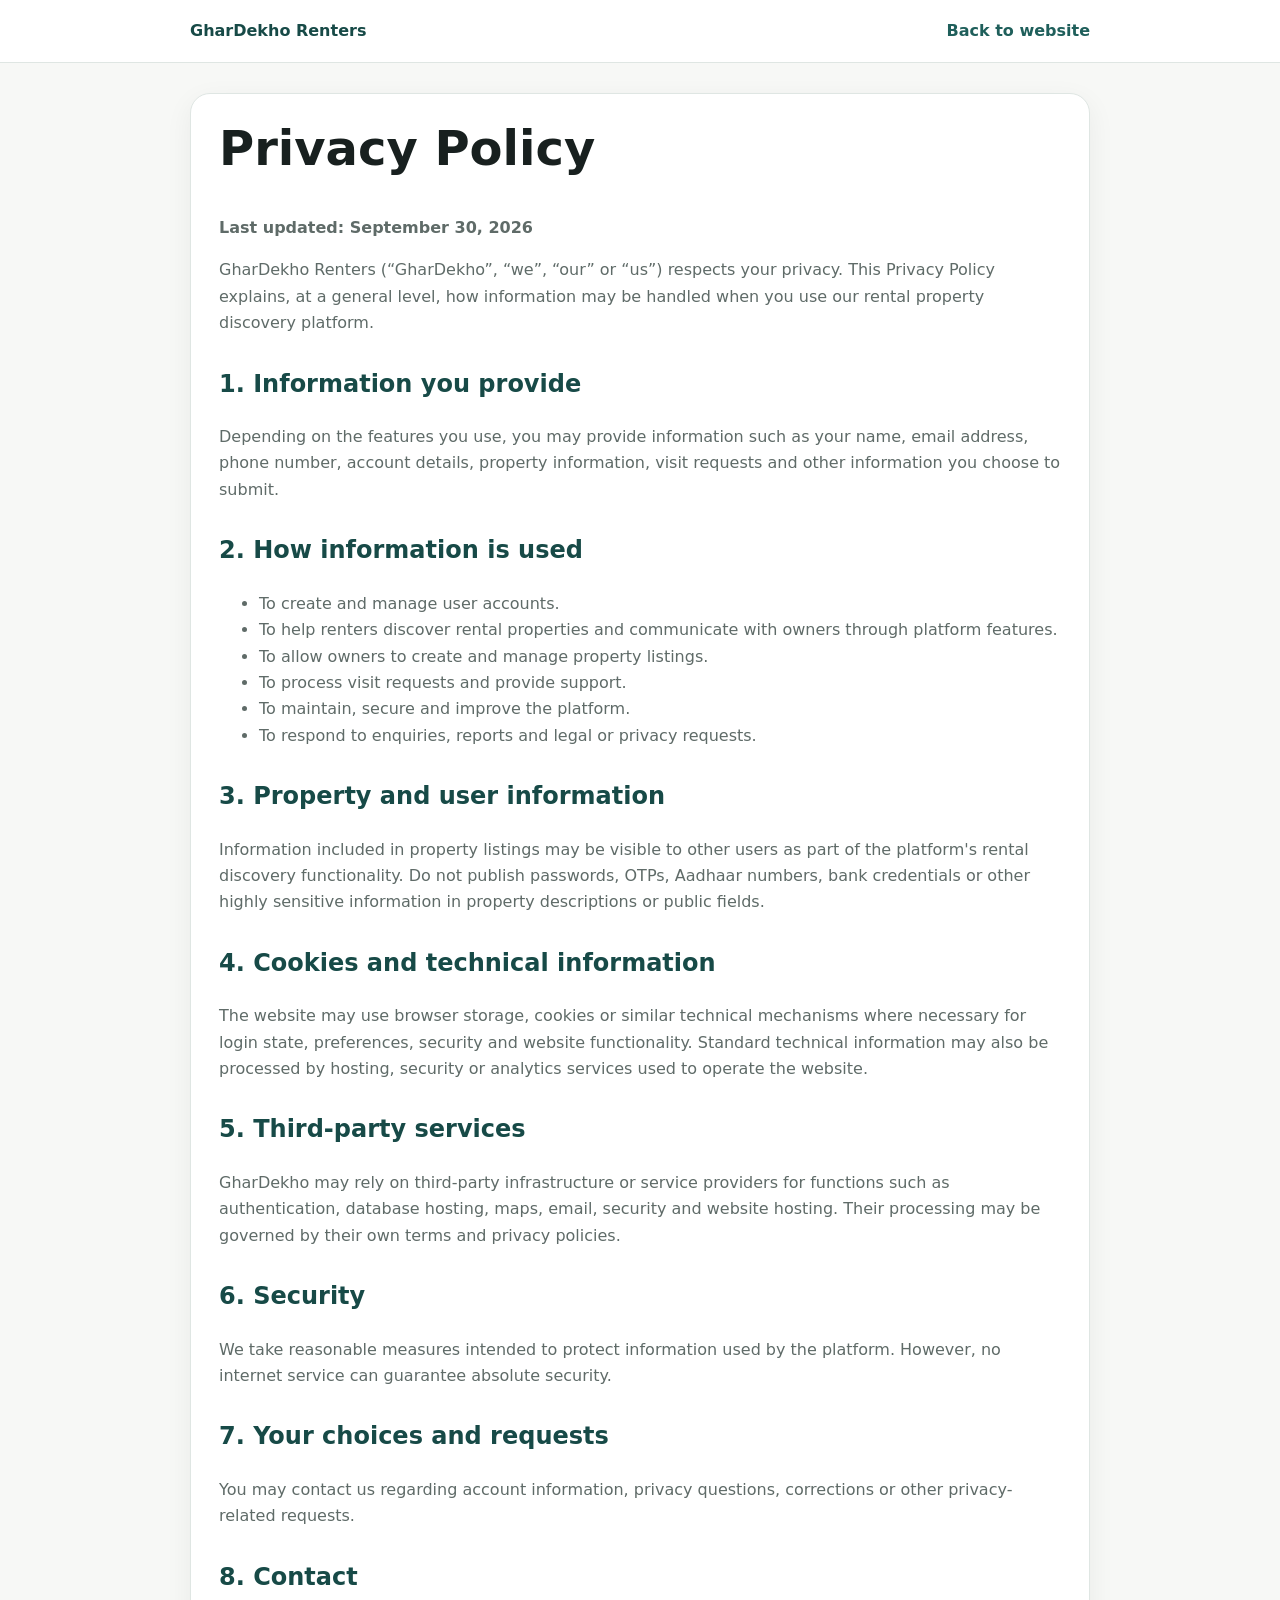
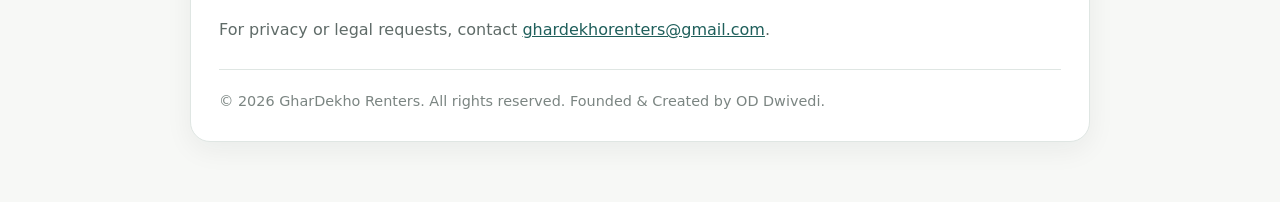
<file: privacy.html>
<!DOCTYPE html>
<html lang="en">
<head>
<meta charset="UTF-8">
<meta name="viewport" content="width=device-width, initial-scale=1.0">
<title>Privacy Policy | GharDekho Renters</title>
<meta name="description" content="Privacy Policy for GharDekho Renters. Learn how information is handled when you use our rental property platform.">
<link rel="canonical" href="https://ghardekhorenters.com/privacy.html">
<style>
*{box-sizing:border-box}body{margin:0;background:#f7f8f6;color:#18201f;font-family:Inter,system-ui,-apple-system,"Segoe UI",sans-serif;line-height:1.65}header{background:#fff;border-bottom:1px solid #dfe6e3;padding:18px max(20px,calc((100% - 900px)/2));display:flex;justify-content:space-between;align-items:center;gap:15px}.logo{font-weight:900;color:#174a47;text-decoration:none}.back{color:#1f5f5b;font-weight:800;text-decoration:none}main{width:min(900px,calc(100% - 28px));margin:30px auto 60px}.card{background:#fff;border:1px solid #dfe6e3;border-radius:20px;padding:28px;box-shadow:0 8px 28px rgba(24,32,31,.06)}h1{margin-top:0;font-size:clamp(2rem,5vw,3rem);line-height:1.1}h2{margin-top:28px;color:#174a47}p,li{color:#5f6b68}a{color:#1f5f5b}footer{margin-top:25px;padding-top:20px;border-top:1px solid #dfe6e3;color:#7b8582;font-size:.9rem}@media(max-width:600px){.card{padding:19px;border-radius:17px}header{padding:14px 12px}.back{font-size:.9rem}}
</style>
</head>
<body>
<header><a class="logo" href="/">GharDekho Renters</a><a class="back" href="/">Back to website</a></header>
<main><article class="card">
<h1>Privacy Policy</h1>
<p><strong>Last updated: September 30, 2026</strong></p>
<p>GharDekho Renters (“GharDekho”, “we”, “our” or “us”) respects your privacy. This Privacy Policy explains, at a general level, how information may be handled when you use our rental property discovery platform.</p>
<h2>1. Information you provide</h2>
<p>Depending on the features you use, you may provide information such as your name, email address, phone number, account details, property information, visit requests and other information you choose to submit.</p>
<h2>2. How information is used</h2>
<ul><li>To create and manage user accounts.</li><li>To help renters discover rental properties and communicate with owners through platform features.</li><li>To allow owners to create and manage property listings.</li><li>To process visit requests and provide support.</li><li>To maintain, secure and improve the platform.</li><li>To respond to enquiries, reports and legal or privacy requests.</li></ul>
<h2>3. Property and user information</h2>
<p>Information included in property listings may be visible to other users as part of the platform's rental discovery functionality. Do not publish passwords, OTPs, Aadhaar numbers, bank credentials or other highly sensitive information in property descriptions or public fields.</p>
<h2>4. Cookies and technical information</h2>
<p>The website may use browser storage, cookies or similar technical mechanisms where necessary for login state, preferences, security and website functionality. Standard technical information may also be processed by hosting, security or analytics services used to operate the website.</p>
<h2>5. Third-party services</h2>
<p>GharDekho may rely on third-party infrastructure or service providers for functions such as authentication, database hosting, maps, email, security and website hosting. Their processing may be governed by their own terms and privacy policies.</p>
<h2>6. Security</h2>
<p>We take reasonable measures intended to protect information used by the platform. However, no internet service can guarantee absolute security.</p>
<h2>7. Your choices and requests</h2>
<p>You may contact us regarding account information, privacy questions, corrections or other privacy-related requests.</p>
<h2>8. Contact</h2>
<p>For privacy or legal requests, contact <a href="mailto:ghardekhorenters@gmail.com">ghardekhorenters@gmail.com</a>.</p>
<footer>© 2026 GharDekho Renters. All rights reserved. Founded &amp; Created by OD Dwivedi.</footer>
</article></main>
</body>
</html>
</file>
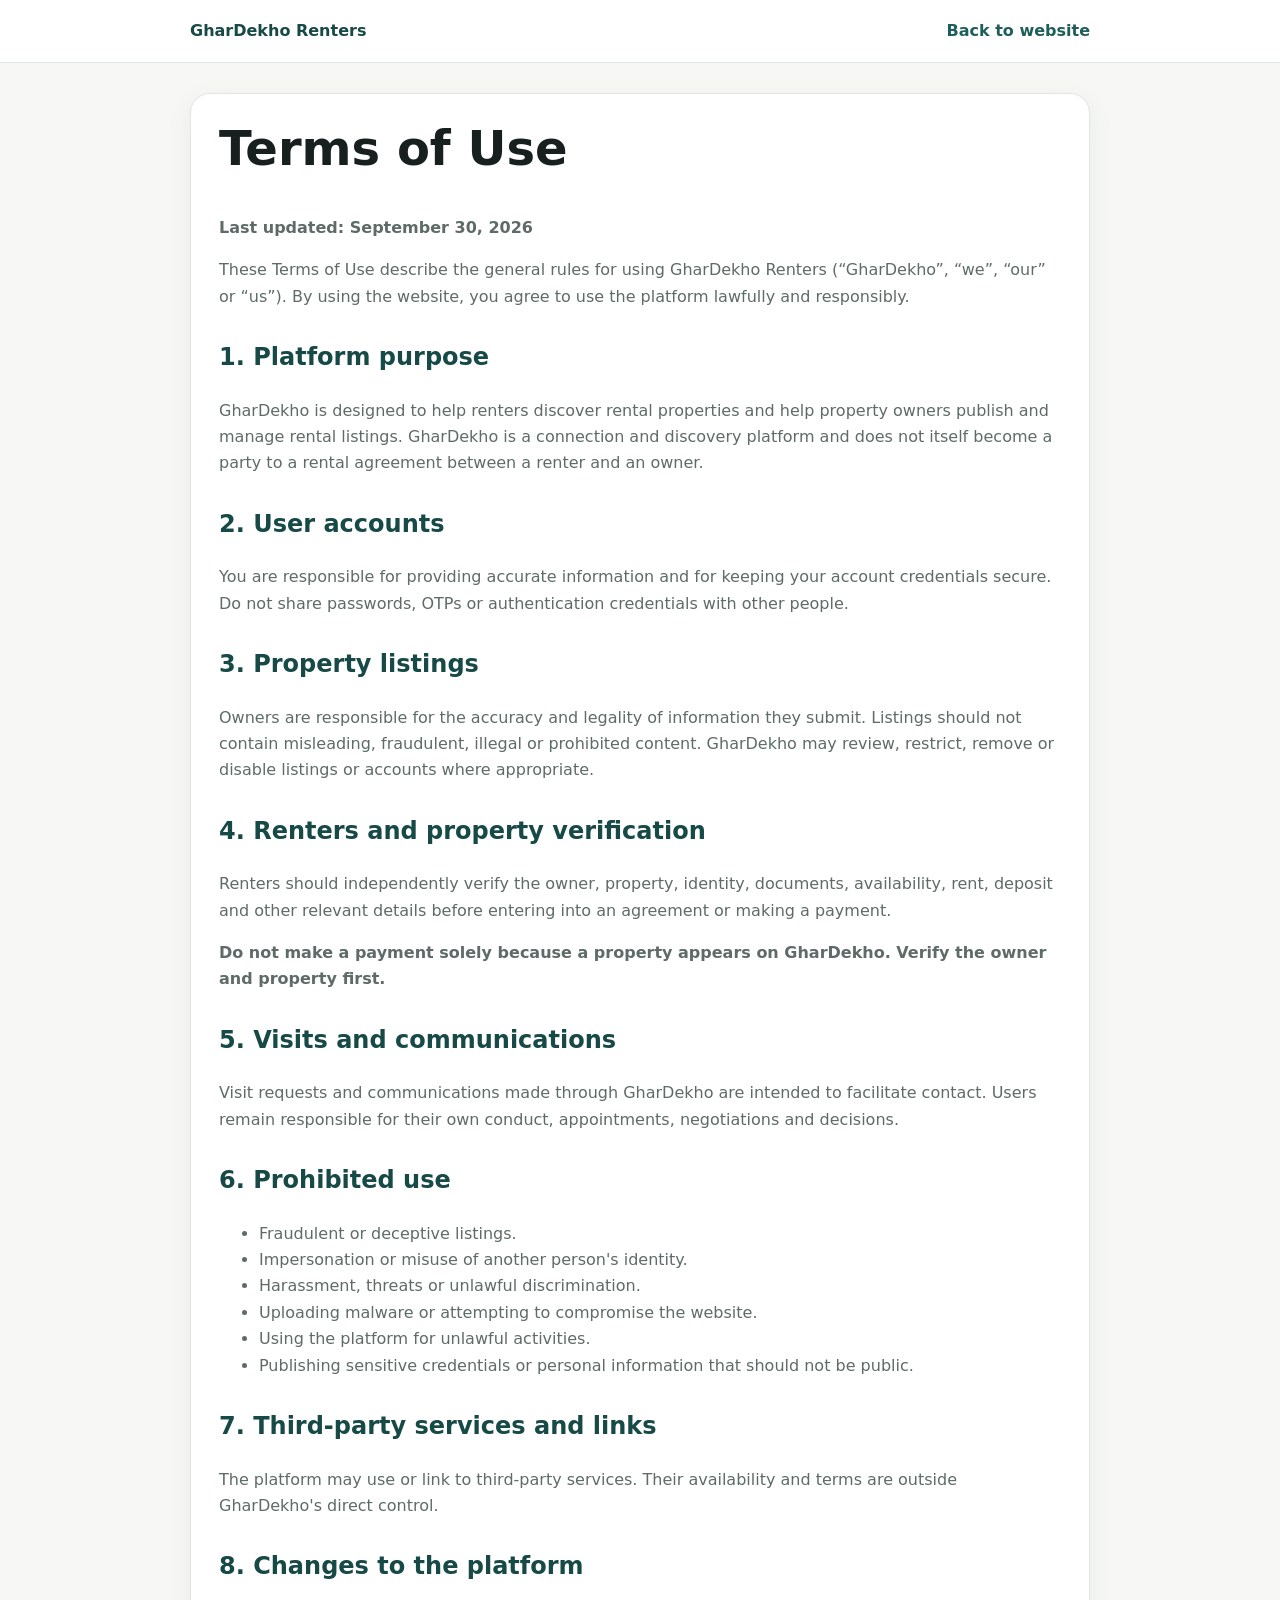
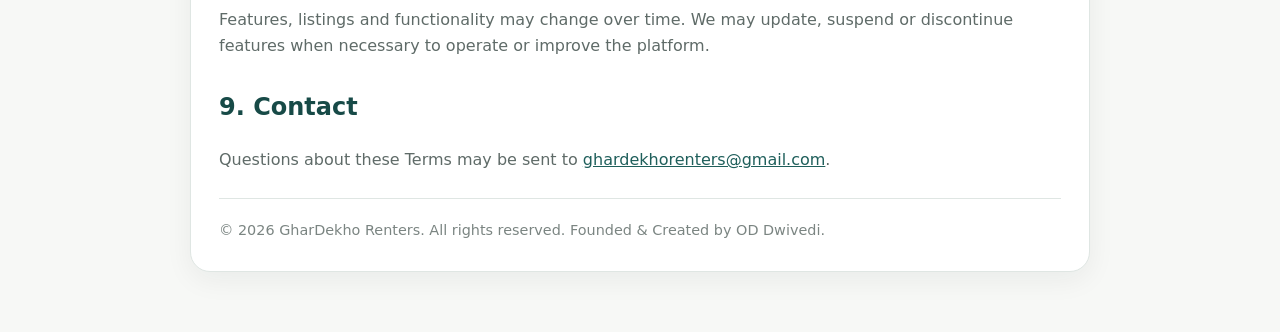
<file: terms.html>
<!DOCTYPE html>
<html lang="en">
<head>
<meta charset="UTF-8"><meta name="viewport" content="width=device-width, initial-scale=1.0">
<title>Terms of Use | GharDekho Renters</title>
<meta name="description" content="Terms of Use for GharDekho Renters, a rental property discovery platform connecting renters and property owners.">
<link rel="canonical" href="https://ghardekhorenters.com/terms.html">
<style>
*{box-sizing:border-box}body{margin:0;background:#f7f8f6;color:#18201f;font-family:Inter,system-ui,-apple-system,"Segoe UI",sans-serif;line-height:1.65}header{background:#fff;border-bottom:1px solid #dfe6e3;padding:18px max(20px,calc((100% - 900px)/2));display:flex;justify-content:space-between;align-items:center;gap:15px}.logo{font-weight:900;color:#174a47;text-decoration:none}.back{color:#1f5f5b;font-weight:800;text-decoration:none}main{width:min(900px,calc(100% - 28px));margin:30px auto 60px}.card{background:#fff;border:1px solid #dfe6e3;border-radius:20px;padding:28px;box-shadow:0 8px 28px rgba(24,32,31,.06)}h1{margin-top:0;font-size:clamp(2rem,5vw,3rem);line-height:1.1}h2{margin-top:28px;color:#174a47}p,li{color:#5f6b68}a{color:#1f5f5b}footer{margin-top:25px;padding-top:20px;border-top:1px solid #dfe6e3;color:#7b8582;font-size:.9rem}@media(max-width:600px){.card{padding:19px;border-radius:17px}header{padding:14px 12px}.back{font-size:.9rem}}
</style>
</head>
<body>
<header><a class="logo" href="/">GharDekho Renters</a><a class="back" href="/">Back to website</a></header>
<main><article class="card">
<h1>Terms of Use</h1>
<p><strong>Last updated: September 30, 2026</strong></p>
<p>These Terms of Use describe the general rules for using GharDekho Renters (“GharDekho”, “we”, “our” or “us”). By using the website, you agree to use the platform lawfully and responsibly.</p>
<h2>1. Platform purpose</h2>
<p>GharDekho is designed to help renters discover rental properties and help property owners publish and manage rental listings. GharDekho is a connection and discovery platform and does not itself become a party to a rental agreement between a renter and an owner.</p>
<h2>2. User accounts</h2>
<p>You are responsible for providing accurate information and for keeping your account credentials secure. Do not share passwords, OTPs or authentication credentials with other people.</p>
<h2>3. Property listings</h2>
<p>Owners are responsible for the accuracy and legality of information they submit. Listings should not contain misleading, fraudulent, illegal or prohibited content. GharDekho may review, restrict, remove or disable listings or accounts where appropriate.</p>
<h2>4. Renters and property verification</h2>
<p>Renters should independently verify the owner, property, identity, documents, availability, rent, deposit and other relevant details before entering into an agreement or making a payment.</p>
<p><strong>Do not make a payment solely because a property appears on GharDekho. Verify the owner and property first.</strong></p>
<h2>5. Visits and communications</h2>
<p>Visit requests and communications made through GharDekho are intended to facilitate contact. Users remain responsible for their own conduct, appointments, negotiations and decisions.</p>
<h2>6. Prohibited use</h2>
<ul><li>Fraudulent or deceptive listings.</li><li>Impersonation or misuse of another person's identity.</li><li>Harassment, threats or unlawful discrimination.</li><li>Uploading malware or attempting to compromise the website.</li><li>Using the platform for unlawful activities.</li><li>Publishing sensitive credentials or personal information that should not be public.</li></ul>
<h2>7. Third-party services and links</h2>
<p>The platform may use or link to third-party services. Their availability and terms are outside GharDekho's direct control.</p>
<h2>8. Changes to the platform</h2>
<p>Features, listings and functionality may change over time. We may update, suspend or discontinue features when necessary to operate or improve the platform.</p>
<h2>9. Contact</h2>
<p>Questions about these Terms may be sent to <a href="mailto:ghardekhorenters@gmail.com">ghardekhorenters@gmail.com</a>.</p>
<footer>© 2026 GharDekho Renters. All rights reserved. Founded &amp; Created by OD Dwivedi.</footer>
</article></main>
</body>
</html>
</file>
